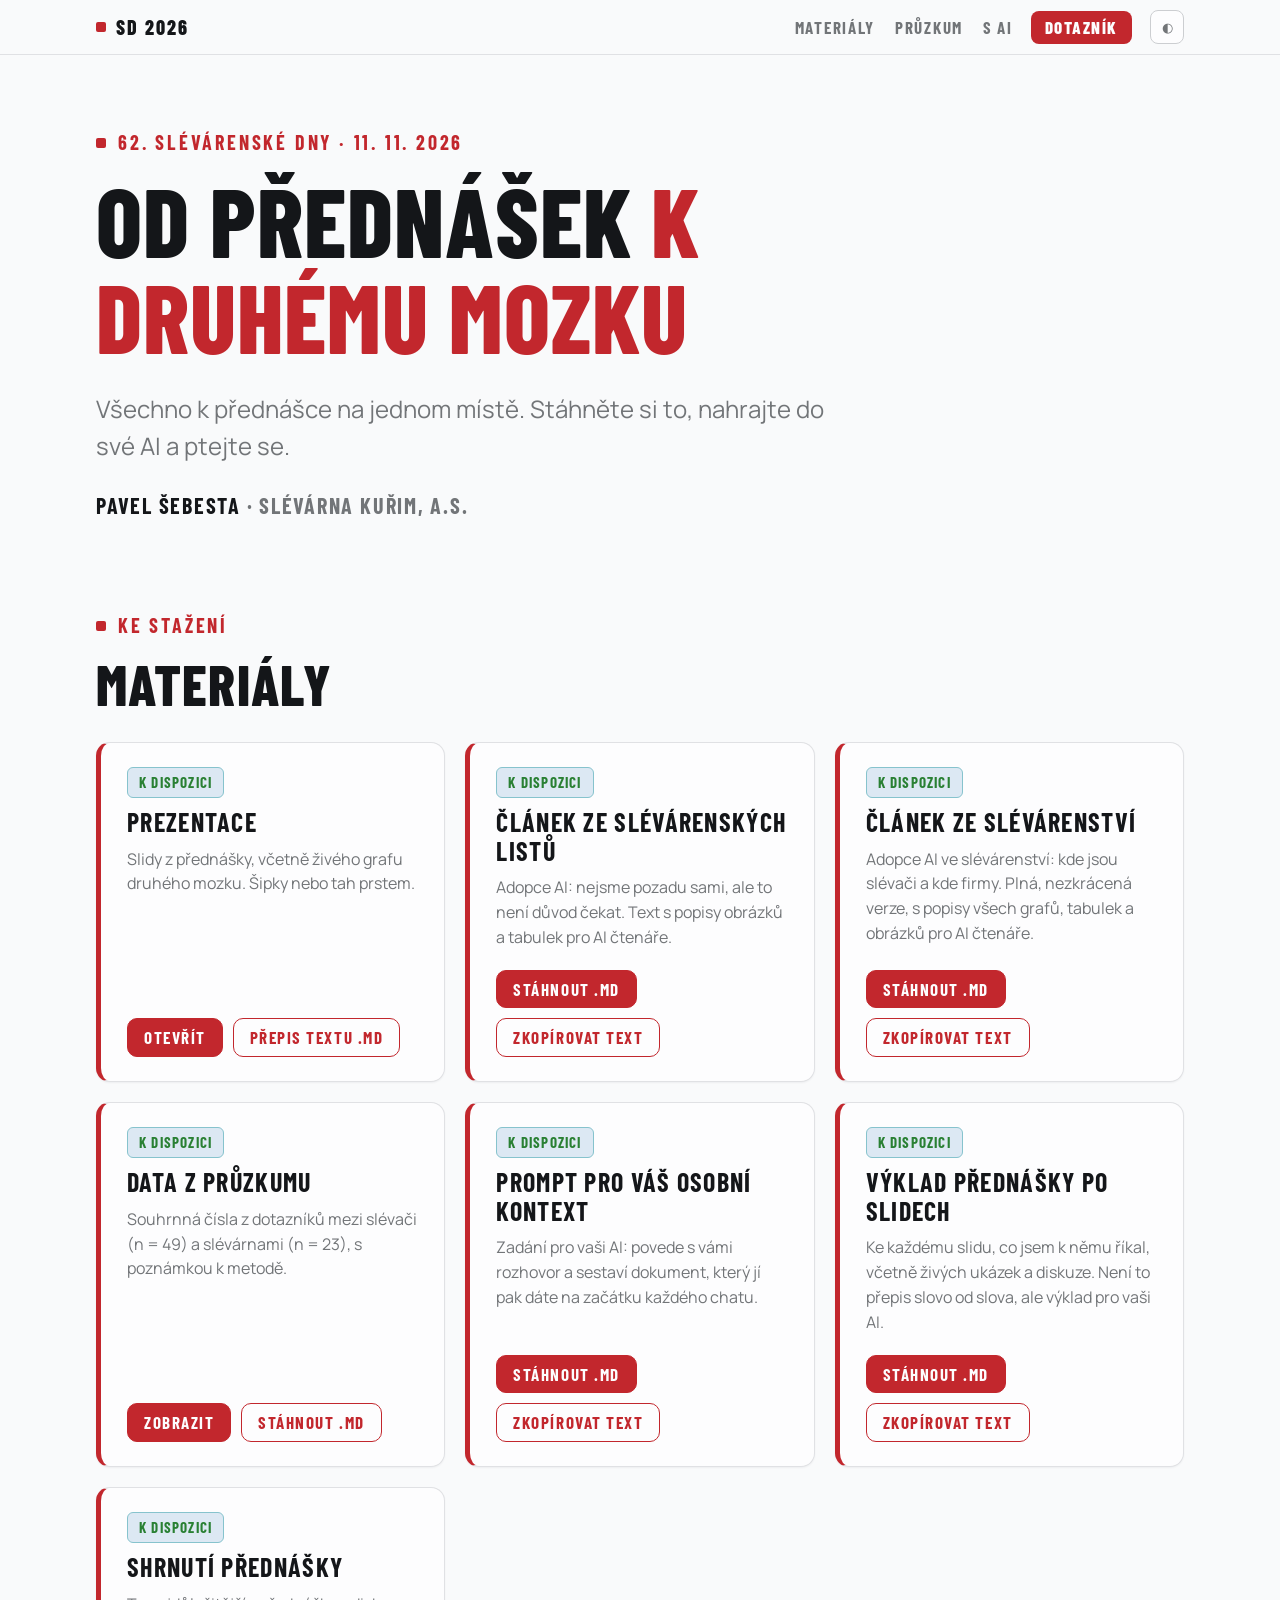
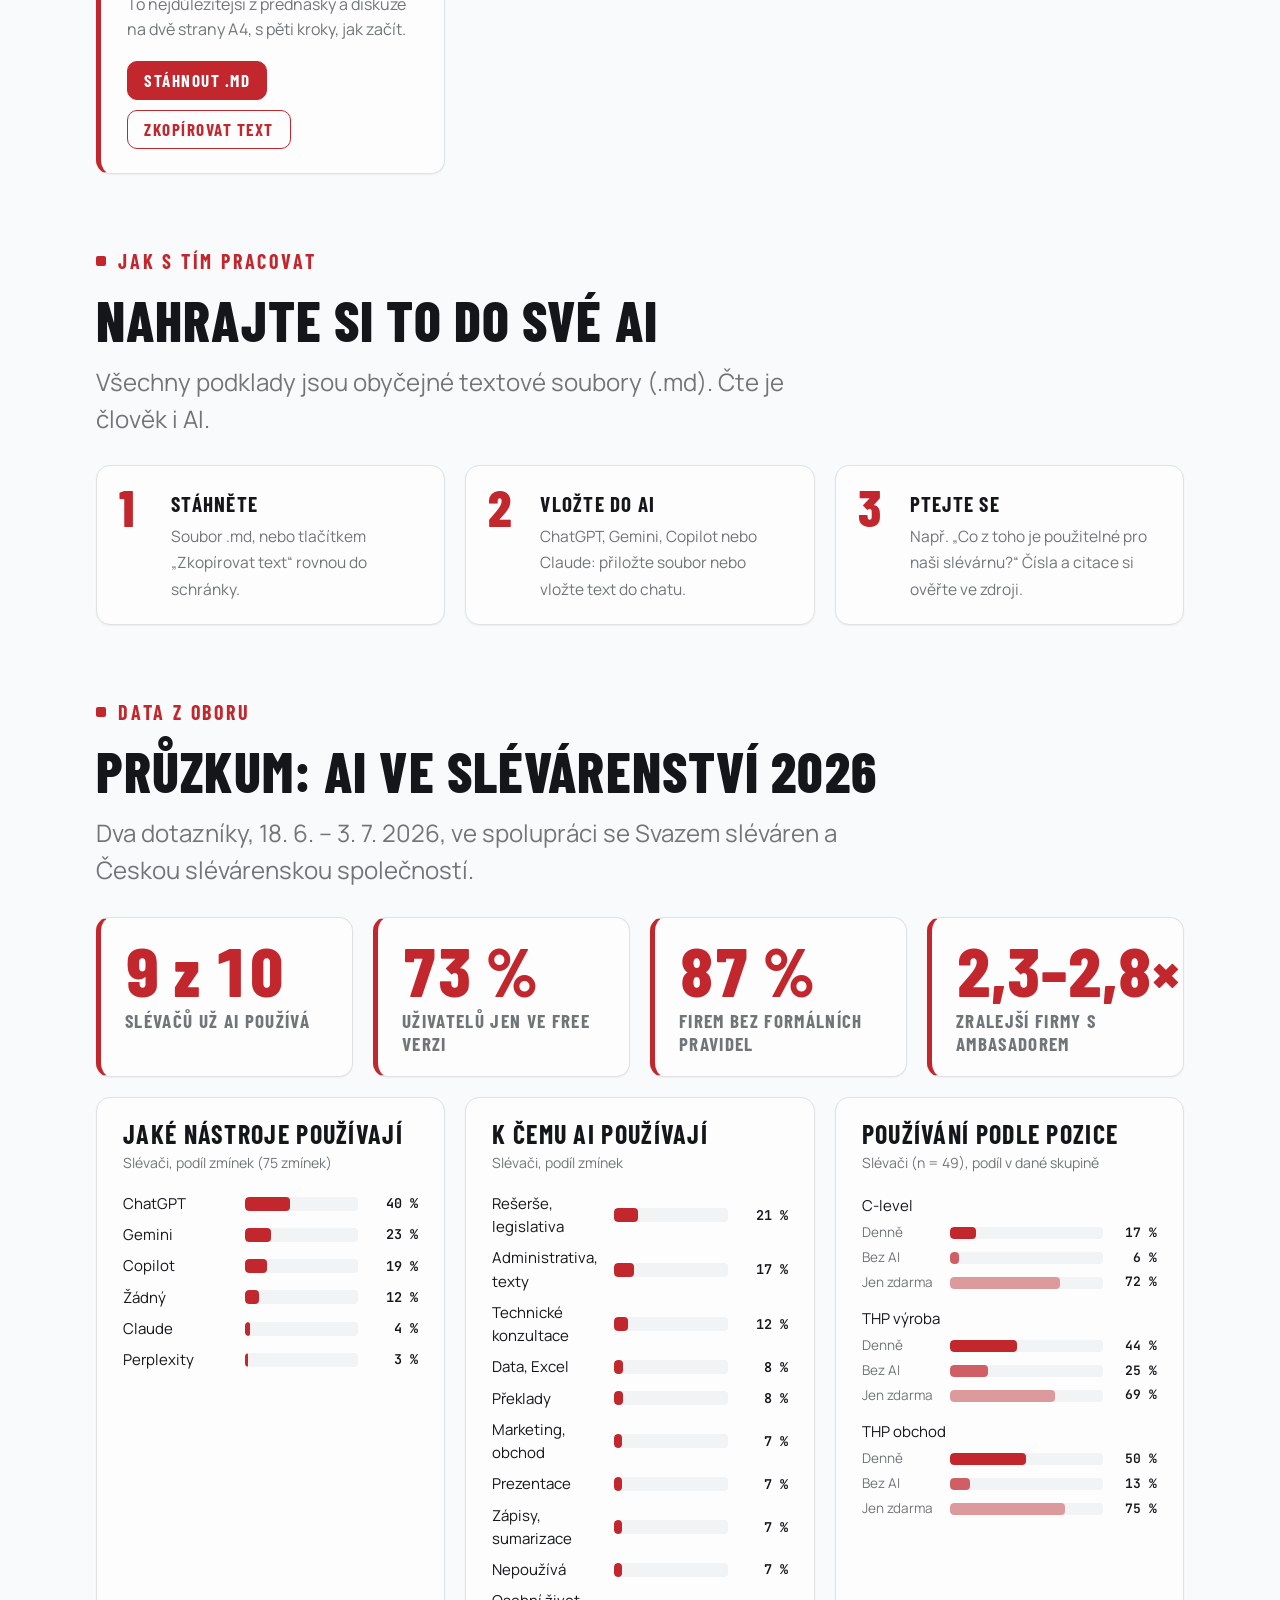
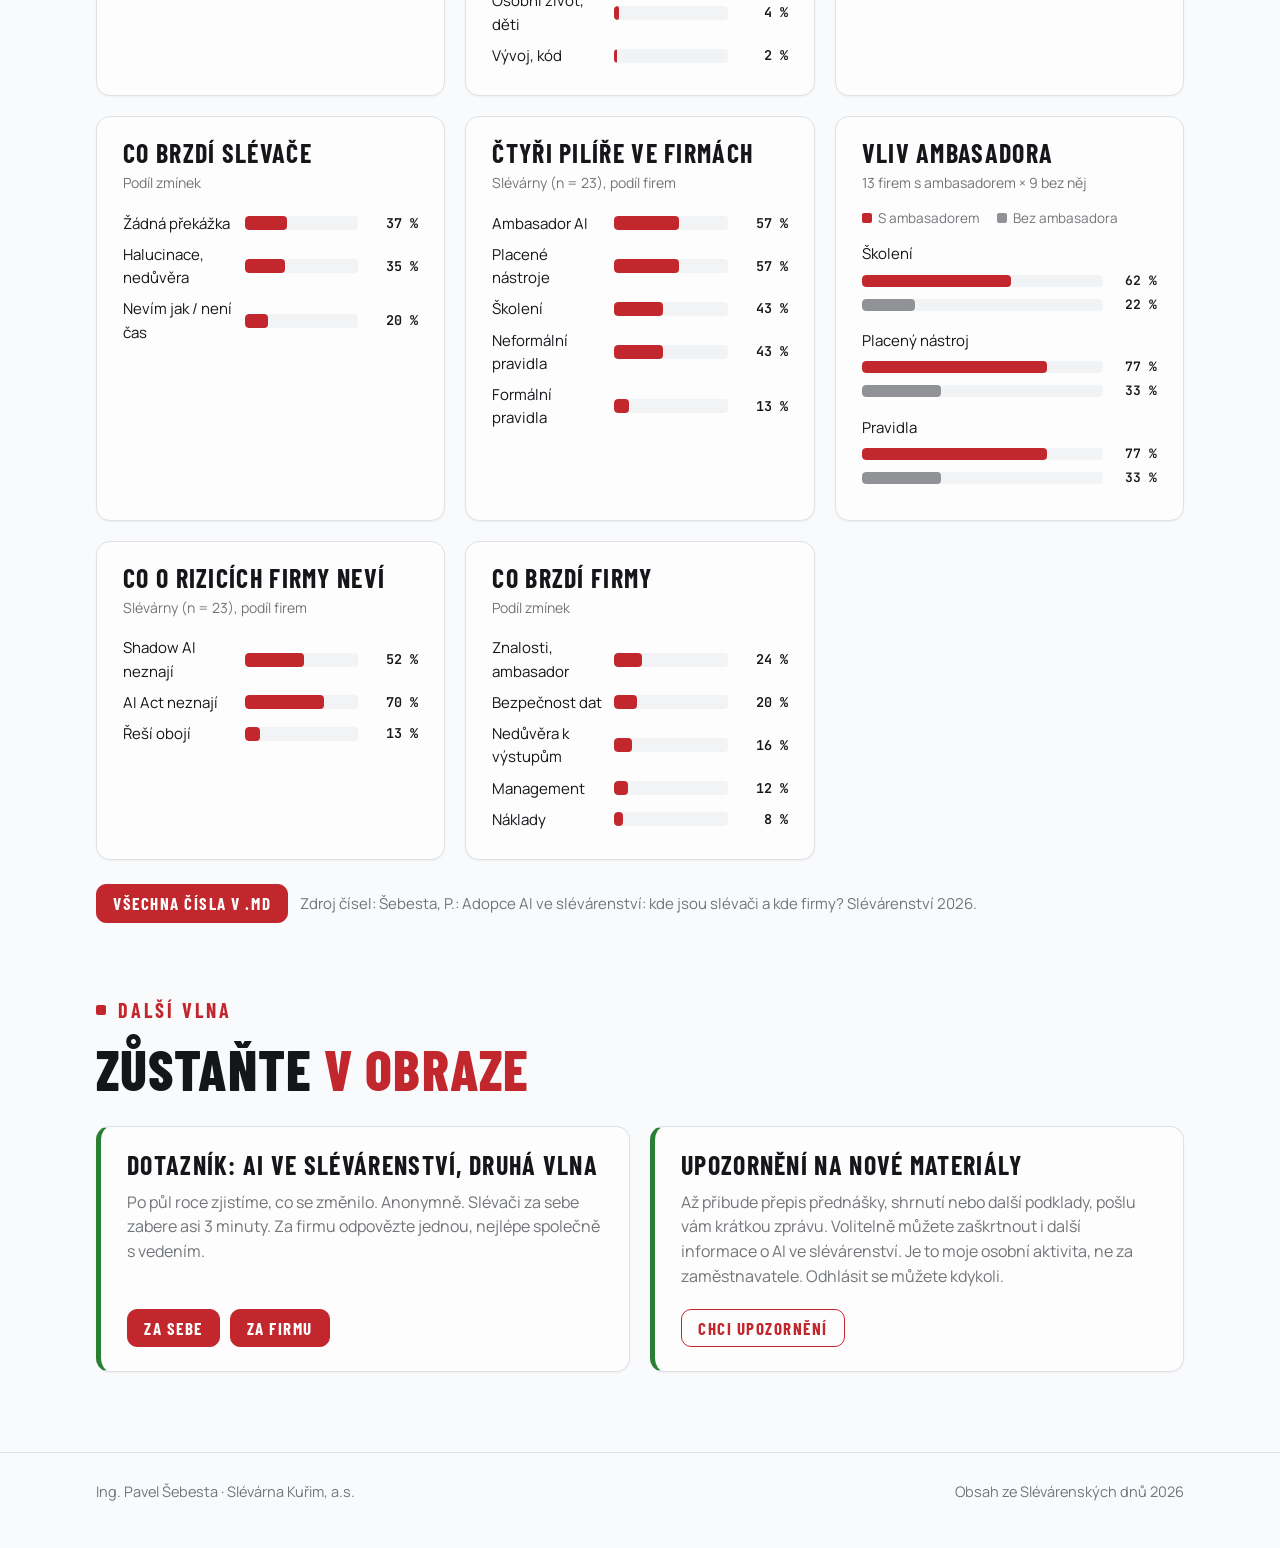
<file: index.html>
<!doctype html>
<html lang="cs">
<head>
<meta charset="utf-8">
<meta name="viewport" content="width=device-width, initial-scale=1">
<title>Slévárenské dny v éře AI – materiály</title>
<meta name="description" content="Podklady k přednášce Od přednášek k druhému mozku (Slévárenské dny 2026): prezentace, články, data z průzkumu, prompt pro vaši AI.">
<link rel="stylesheet" href="fonts/fonts.css">
<style>
/* Design system v3 · Slévárna Kuřim — stejné tokeny jako prezentace */
:root {
  --red: oklch(0.53 0.19 25); --red-h: oklch(0.58 0.20 25); --red-light: oklch(0.96 0.025 25); --red-mid: #f0b0b0;
  --green: oklch(0.53 0.14 145); --amber: oklch(0.58 0.15 70); --amber-light: oklch(0.96 0.035 70); --amber-mid: oklch(0.82 0.09 70);
  --black: oklch(0.20 0.006 260); --gray-700: oklch(0.44 0.007 260); --gray-500: oklch(0.56 0.006 260); --gray-400: oklch(0.66 0.006 260);
  --gray-200: oklch(0.90 0.004 260); --gray-100: oklch(0.965 0.003 260); --gray-50: oklch(0.985 0.002 260); --white: oklch(0.995 0.001 260);
  --border: oklch(0.85 0.005 260); --border-light: oklch(0.91 0.004 260);
  --shadow-sm: 0 1px 2px rgba(20,25,40,.05); --shadow: 0 2px 10px rgba(20,25,40,.07);
  --radius: 14px; --radius-sm: 10px;
  --bg: var(--gray-50); --bg-2: var(--white); --ink: var(--black); --ink-2: var(--gray-500); --line: var(--border-light);
  --accent: var(--red); --steel: var(--gray-700);
  --display: "Barlow Condensed", "Arial Narrow", sans-serif;
  --font: "Manrope", "Segoe UI", system-ui, sans-serif;
  --mono: "JetBrains Mono", Menlo, Consolas, monospace;
  color-scheme: light;
}
:root[data-theme="dark"] {
  --red: oklch(0.68 0.17 25); --red-h: oklch(0.73 0.17 25); --red-light: oklch(0.30 0.06 25); --red-mid: oklch(0.44 0.11 25);
  --green: oklch(0.68 0.13 145); --amber: oklch(0.74 0.13 70); --amber-light: oklch(0.31 0.06 70); --amber-mid: oklch(0.50 0.10 70);
  --black: oklch(0.94 0.003 260); --gray-700: oklch(0.74 0.007 260); --gray-500: oklch(0.62 0.006 260); --gray-400: oklch(0.50 0.006 260);
  --gray-200: oklch(0.40 0.006 260); --gray-100: oklch(0.14 0.006 260); --gray-50: oklch(0.10 0.006 260); --white: oklch(0.26 0.007 260);
  --border: oklch(0.42 0.006 260); --border-light: oklch(0.36 0.006 260);
  --shadow-sm: 0 1px 3px rgba(0,0,0,.5); --shadow: 0 4px 16px rgba(0,0,0,.55);
  color-scheme: dark;
}
* { box-sizing: border-box; margin: 0; padding: 0; }
html { scroll-behavior: smooth; }
body { background: var(--bg); color: var(--ink); font-family: var(--font); font-size: 17px; line-height: 1.55; transition: background-color .25s, color .25s; }
a { color: inherit; }
.wrap { max-width: 1120px; margin: 0 auto; padding: 0 16px; }

/* horní lišta */
.top { position: sticky; top: 0; z-index: 10; background: color-mix(in oklch, var(--bg) 88%, transparent); backdrop-filter: blur(8px); border-bottom: 1px solid var(--line); }
.top .wrap { display: flex; align-items: center; gap: 18px; height: 54px; }
.brand { font-family: var(--display); font-weight: 800; font-size: 20px; letter-spacing: .1em; text-transform: uppercase; text-decoration: none; display: flex; align-items: center; gap: 10px; }
.brand::before { content: ""; width: 10px; height: 10px; border-radius: 2px; background: var(--accent); }
.top nav { margin-left: auto; display: flex; gap: 20px; font-family: var(--display); font-weight: 700; font-size: 17px; letter-spacing: .1em; text-transform: uppercase; }
.top nav a { text-decoration: none; color: var(--ink-2); }
.top nav a:hover { color: var(--accent); }
.tbtn { font-family: var(--mono); font-size: 13px; width: 34px; height: 34px; border-radius: 8px; border: 1px solid var(--border); background: var(--bg-2); color: var(--ink-2); cursor: pointer; }
.tbtn:hover { color: var(--accent); border-color: var(--accent); }
@media (max-width: 640px) { .top nav a:not(:first-child) { display: none; } }

/* typografie jako v prezentaci */
.kicker { font-family: var(--display); font-size: 20px; font-weight: 700; letter-spacing: .14em; text-transform: uppercase; color: var(--accent); margin-bottom: 14px; display: flex; align-items: center; gap: 12px; }
.kicker::before { content: ""; width: 10px; height: 10px; border-radius: 2px; background: var(--accent); }
h1 { font-family: var(--display); font-size: clamp(46px, 9vw, 96px); line-height: 1; font-weight: 800; letter-spacing: .01em; text-transform: uppercase; text-wrap: balance; }
h2 { font-family: var(--display); font-size: clamp(34px, 5.5vw, 56px); line-height: 1.04; font-weight: 800; letter-spacing: .02em; text-transform: uppercase; margin-bottom: 14px; text-wrap: balance; }
h3 { font-family: var(--display); font-weight: 700; font-size: 26px; line-height: 1.1; letter-spacing: .05em; text-transform: uppercase; }
.acc { color: var(--accent); }
.lead { font-size: clamp(18px, 2.4vw, 24px); color: var(--ink-2); max-width: 760px; }
.mono { font-family: var(--mono); font-size: 14px; font-weight: 600; }
.muted { color: var(--ink-2); }

section { padding: 64px 0 8px; }
.hero { padding: 72px 0 24px; }
.hero .lead { margin-top: 26px; }
.who { margin-top: 24px; font-family: var(--display); font-size: 22px; font-weight: 700; letter-spacing: .08em; text-transform: uppercase; }
.who span { color: var(--ink-2); }

/* karty materiálů: levý okraj = stav */
.cards { display: grid; grid-template-columns: repeat(auto-fill, minmax(300px, 1fr)); gap: 20px; margin-top: 28px; }
.card { background: var(--bg-2); border: 1px solid var(--line); border-left: 5px solid var(--accent); border-radius: var(--radius); padding: 24px 26px; box-shadow: var(--shadow-sm); display: flex; flex-direction: column; gap: 10px; }
.card.soon { border-left-color: var(--amber-mid); }
.card p { color: var(--ink-2); font-size: 16px; }
.card .acts { margin-top: auto; padding-top: 10px; display: flex; flex-wrap: wrap; gap: 10px; }
.badge { align-self: flex-start; font-family: var(--display); font-size: 15px; font-weight: 700; letter-spacing: .08em; text-transform: uppercase; padding: 3px 11px; border-radius: 6px; background: var(--amber-light); color: var(--amber); border: 1px solid var(--amber-mid); }
.badge.ok { background: color-mix(in oklch, var(--green) 13%, var(--bg)); color: var(--green); border-color: color-mix(in oklch, var(--green) 45%, var(--bg)); }
.btn { font-family: var(--display); font-weight: 700; font-size: 17px; letter-spacing: .09em; text-transform: uppercase; text-decoration: none; padding: 9px 16px; border-radius: var(--radius-sm); border: 1.5px solid var(--accent); background: var(--accent); color: var(--white); cursor: pointer; line-height: 1.1; }
:root[data-theme="dark"] .btn { color: oklch(0.15 0.01 260); }
.btn:hover { background: var(--red-h); border-color: var(--red-h); }
.btn.ghost { background: transparent; color: var(--accent); }
:root[data-theme="dark"] .btn.ghost { color: var(--accent); }
.btn.ghost:hover { background: var(--red-light); }
.btn[aria-disabled="true"] { opacity: .45; pointer-events: none; }

/* jak to použít */
.how { margin-top: 28px; display: grid; grid-template-columns: repeat(auto-fit, minmax(240px, 1fr)); gap: 20px; counter-reset: s; }
.how div { position: relative; padding: 22px 24px 22px 74px; background: var(--bg-2); border: 1px solid var(--line); border-radius: var(--radius); box-shadow: var(--shadow-sm); counter-increment: s; }
.how div::before { content: counter(s); position: absolute; left: 22px; top: 14px; font-family: var(--display); font-size: 52px; font-weight: 800; color: var(--accent); line-height: 1; }
.how b { font-family: var(--display); font-size: 21px; letter-spacing: .06em; text-transform: uppercase; display: block; margin-bottom: 2px; }
.how span { color: var(--ink-2); font-size: 15.5px; }

/* čísla = KPI karty */
.stats { display: grid; grid-template-columns: repeat(auto-fit, minmax(210px, 1fr)); gap: 20px; margin-top: 28px; }
.stat { background: var(--bg-2); border: 1px solid var(--line); border-left: 5px solid var(--accent); border-radius: var(--radius); padding: 20px 24px; box-shadow: var(--shadow-sm); }
.stat .n { white-space: nowrap; font-family: var(--display); font-size: clamp(48px, 6.2vw, 68px); font-weight: 800; line-height: .95; color: var(--accent); font-variant-numeric: tabular-nums; }
.stat .l { font-family: var(--display); font-size: 19px; font-weight: 700; letter-spacing: .07em; text-transform: uppercase; color: var(--ink-2); margin-top: 8px; line-height: 1.2; }

.method { margin-top: 24px; padding: 18px 22px; border-radius: var(--radius); background: var(--amber-light); border: 1px solid var(--amber-mid); border-left: 5px solid var(--amber); font-size: 15.5px; }
.method b { font-family: var(--display); letter-spacing: .08em; text-transform: uppercase; font-size: 17px; }

.panels { display: grid; grid-template-columns: repeat(auto-fit, minmax(340px, 1fr)); gap: 20px; margin-top: 20px; }
.panel { background: var(--bg-2); border: 1px solid var(--line); border-radius: var(--radius); padding: 22px 26px 24px; box-shadow: var(--shadow-sm); }
.panel h3 { margin-bottom: 4px; }
.panel .sub { font-size: 14px; color: var(--ink-2); margin-bottom: 14px; }
.bar { display: grid; grid-template-columns: minmax(110px, 1.1fr) 2fr 48px; gap: 12px; align-items: center; padding: 4px 0; font-size: 15px; }
.bar .track { height: 14px; background: var(--gray-100); border-radius: 4px; overflow: hidden; }
.bar .fill { height: 100%; width: 0; background: var(--accent); border-radius: 4px; transition: width .9s cubic-bezier(.2,.7,.2,1); }
.bar .fill.alt { background: var(--gray-400); }
.bar .fill.amb { background: var(--amber); }
.bar .v { font-family: var(--mono); font-size: 13.5px; font-weight: 600; text-align: right; }
.legend { display: flex; gap: 18px; font-size: 13.5px; color: var(--ink-2); margin-bottom: 8px; }
.legend i { display: inline-block; width: 10px; height: 10px; border-radius: 2px; margin-right: 6px; }
.pair { padding: 6px 0; font-size: 15px; }
.pair > span { display: block; margin-bottom: 3px; }
.pair .tr { display: grid; grid-template-columns: 1fr 44px; gap: 10px; align-items: center; padding: 2px 0; }
.pair .tr.l { grid-template-columns: 78px 1fr 44px; }
.pair .rl { font-size: 13.5px; color: var(--ink-2); }
.pair .track { height: 12px; background: var(--gray-100); border-radius: 4px; overflow: hidden; }
.pair .fill { height: 100%; width: 0; border-radius: 4px; background: var(--accent); transition: width .9s cubic-bezier(.2,.7,.2,1); }
.pair .fill.alt { background: var(--gray-400); }
.pair .v { font-family: var(--mono); font-size: 13px; font-weight: 600; text-align: right; }
.dl { margin-top: 24px; display: flex; gap: 12px; flex-wrap: wrap; align-items: center; }

footer { margin-top: 72px; padding: 28px 0 44px; border-top: 1px solid var(--line); color: var(--ink-2); font-size: 14.5px; }
footer .wrap { display: flex; gap: 12px 28px; flex-wrap: wrap; justify-content: space-between; }
.toast { position: fixed; left: 50%; bottom: 24px; transform: translate(-50%, 20px); background: var(--chrome, #14161a); color: #fff; font-size: 15px; padding: 10px 18px; border-radius: 10px; opacity: 0; pointer-events: none; transition: .25s; z-index: 20; }
.toast.on { opacity: 1; transform: translate(-50%, 0); }
a:focus-visible, button:focus-visible { outline: 3px solid var(--accent); outline-offset: 2px; }
/* tlačítko Dotazník v liště: pomalý záblesk každých 7 s */
.survey { position: relative; overflow: hidden; font-family: var(--display); font-weight: 800; font-size: 17px; letter-spacing: .09em; text-transform: uppercase; text-decoration: none; white-space: nowrap; padding: 8px 14px; border-radius: 8px; background: var(--accent); color: var(--white); line-height: 1; }
:root[data-theme="dark"] .survey { color: oklch(0.15 0.01 260); }
.survey:hover { background: var(--red-h); }
.survey::after { content: ""; position: absolute; top: 0; bottom: 0; left: -60%; width: 40%; background: linear-gradient(100deg, transparent, rgba(255,255,255,.65), transparent); transform: skewX(-20deg); animation: shine 7s ease-in-out 2s infinite; }
@keyframes shine { 0%, 80% { left: -60%; } 100% { left: 130%; } }
@media (prefers-reduced-motion: reduce) { .survey::after { animation: none; } }
.join { display: grid; grid-template-columns: repeat(auto-fit, minmax(300px, 1fr)); gap: 20px; margin-top: 28px; }
.join .card { border-left-color: var(--green); }
@media (prefers-reduced-motion: reduce) { * { transition: none !important; scroll-behavior: auto !important; } }
</style>
</head>
<body>
<header class="top"><div class="wrap">
  <a class="brand" href="#">SD 2026</a>
  <nav><a href="#materialy">Materiály</a><a href="#pruzkum">Průzkum</a><a href="#ai">S AI</a></nav>
  <a class="survey" href="#zustante">Dotazník</a>
  <button class="tbtn" id="theme" title="Světlý / tmavý režim" aria-label="Přepnout světlý a tmavý režim">◐</button>
</div></header>

<main class="wrap">
  <section class="hero">
    <div class="kicker">62. Slévárenské dny · 11. 11. 2026</div>
    <h1>Od přednášek <span class="acc">k druhému mozku</span></h1>
    <p class="lead">Všechno k přednášce na jednom místě. Stáhněte si to, nahrajte do své AI a ptejte se.</p>
    <p class="who">Pavel Šebesta <span>· Slévárna Kuřim, a.s.</span></p>
  </section>

  <section id="materialy">
    <div class="kicker">Ke stažení</div>
    <h2>Materiály</h2>
    <div class="cards">
      <article class="card">
        <span class="badge ok">K dispozici</span>
        <h3>Prezentace</h3>
        <p>Slidy z přednášky, včetně živého grafu druhého mozku. Šipky nebo tah prstem.</p>
        <div class="acts">
          <a class="btn" href="prezentace/">Otevřít</a>
          <a class="btn ghost" href="podklady/prezentace-prepis.md" download>Přepis textu .md</a>
        </div>
      </article>
      <article class="card">
        <span class="badge ok">K dispozici</span>
        <h3>Článek ze Slévárenských listů</h3>
        <p>Adopce AI: nejsme pozadu sami, ale to není důvod čekat. Text s popisy obrázků a tabulek pro AI čtenáře.</p>
        <div class="acts">
          <a class="btn" href="podklady/clanek-slevarenske-listy-2026.md" download>Stáhnout .md</a>
          <button class="btn ghost" data-copy="podklady/clanek-slevarenske-listy-2026.md">Zkopírovat text</button>
        </div>
      </article>
      <article class="card">
        <span class="badge ok">K dispozici</span>
        <h3>Článek ze Slévárenství</h3>
        <p>Adopce AI ve slévárenství: kde jsou slévači a kde firmy. Plná, nezkrácená verze, s popisy všech grafů, tabulek a obrázků pro AI čtenáře.</p>
        <div class="acts">
          <a class="btn" href="podklady/clanek-slevarenstvi-2026.md" download>Stáhnout .md</a>
          <button class="btn ghost" data-copy="podklady/clanek-slevarenstvi-2026.md">Zkopírovat text</button>
        </div>
      </article>
      <article class="card">
        <span class="badge ok">K dispozici</span>
        <h3>Data z průzkumu</h3>
        <p>Souhrnná čísla z dotazníků mezi slévači (n = 49) a slévárnami (n = 23), s poznámkou k metodě.</p>
        <div class="acts">
          <a class="btn" href="#pruzkum">Zobrazit</a>
          <a class="btn ghost" href="podklady/pruzkum-slevarenstvi-2026.md" download>Stáhnout .md</a>
        </div>
      </article>
      <article class="card">
        <span class="badge ok">K dispozici</span>
        <h3>Prompt pro váš osobní kontext</h3>
        <p>Zadání pro vaši AI: povede s vámi rozhovor a sestaví dokument, který jí pak dáte na začátku každého chatu.</p>
        <div class="acts">
          <a class="btn" href="podklady/prompt-osobni-ai-kontext.md" download>Stáhnout .md</a>
          <button class="btn ghost" data-copy="podklady/prompt-osobni-ai-kontext.md">Zkopírovat text</button>
        </div>
      </article>
      <article class="card">
        <span class="badge ok">K dispozici</span>
        <h3>Výklad přednášky po slidech</h3>
        <p>Ke každému slidu, co jsem k němu říkal, včetně živých ukázek a diskuze. Není to přepis slovo od slova, ale výklad pro vaši AI.</p>
        <div class="acts">
          <a class="btn" href="podklady/prednaska-komentar-po-slidech.md" download>Stáhnout .md</a>
          <button class="btn ghost" data-copy="podklady/prednaska-komentar-po-slidech.md">Zkopírovat text</button>
        </div>
      </article>
      <article class="card">
        <span class="badge ok">K dispozici</span>
        <h3>Shrnutí přednášky</h3>
        <p>To nejdůležitější z přednášky a diskuze na dvě strany A4, s pěti kroky, jak začít.</p>
        <div class="acts">
          <a class="btn" href="podklady/prednaska-shrnuti.md" download>Stáhnout .md</a>
          <button class="btn ghost" data-copy="podklady/prednaska-shrnuti.md">Zkopírovat text</button>
        </div>
      </article>
    </div>
  </section>

  <section id="ai">
    <div class="kicker">Jak s tím pracovat</div>
    <h2>Nahrajte si to do své AI</h2>
    <p class="lead">Všechny podklady jsou obyčejné textové soubory (.md). Čte je člověk i AI.</p>
    <div class="how">
      <div><b>Stáhněte</b><span>Soubor .md, nebo tlačítkem „Zkopírovat text“ rovnou do schránky.</span></div>
      <div><b>Vložte do AI</b><span>ChatGPT, Gemini, Copilot nebo Claude: přiložte soubor nebo vložte text do chatu.</span></div>
      <div><b>Ptejte se</b><span>Např. „Co z toho je použitelné pro naši slévárnu?“ Čísla a citace si ověřte ve zdroji.</span></div>
    </div>
  </section>

  <section id="pruzkum">
    <div class="kicker">Data z oboru</div>
    <h2>Průzkum: AI ve slévárenství 2026</h2>
    <p class="lead">Dva dotazníky, 18. 6. – 3. 7. 2026, ve spolupráci se Svazem sléváren a Českou slévárenskou společností.</p>
    <div class="stats">
      <div class="stat"><div class="n">9 z 10</div><div class="l">slévačů už AI používá</div></div>
      <div class="stat"><div class="n">73 %</div><div class="l">uživatelů jen ve free verzi</div></div>
      <div class="stat"><div class="n">87 %</div><div class="l">firem bez formálních pravidel</div></div>
      <div class="stat"><div class="n">2,3–2,8×</div><div class="l">zralejší firmy s ambasadorem</div></div>
    </div>

    <div class="panels" id="panels"></div>
    <div class="dl">
      <a class="btn" href="podklady/pruzkum-slevarenstvi-2026.md" download>Všechna čísla v .md</a>
      <span class="muted" style="font-size:15px">Zdroj čísel: Šebesta, P.: Adopce AI ve slévárenství: kde jsou slévači a kde firmy? Slévárenství 2026.</span>
    </div>
  </section>

  <section id="zustante">
    <div class="kicker">Další vlna</div>
    <h2>Zůstaňte <span class="acc">v obraze</span></h2>
    <div class="join">
      <article class="card">
        <h3>Dotazník: AI ve slévárenství, druhá vlna</h3>
        <p>Po půl roce zjistíme, co se změnilo. Anonymně. Slévači za sebe zabere asi 3 minuty. Za firmu odpovězte jednou, nejlépe společně s vedením.</p>
        <div class="acts"><a class="btn" href="https://tally.so/r/6De9XO" target="_blank" rel="noopener">Za sebe</a><a class="btn" href="https://tally.so/r/BEKgPA" target="_blank" rel="noopener">Za firmu</a></div>
      </article>
      <article class="card">
        <h3>Upozornění na nové materiály</h3>
        <p>Až přibude přepis přednášky, shrnutí nebo další podklady, pošlu vám krátkou zprávu. Volitelně můžete zaškrtnout i další informace o AI ve slévárenství. Je to moje osobní aktivita, ne za zaměstnavatele. Odhlásit se můžete kdykoli.</p>
        <div class="acts"><a class="btn ghost" href="https://tally.so/r/vXrbr4" target="_blank" rel="noopener">Chci upozornění</a></div>
      </article>
    </div>
  </section>
</main>

<footer><div class="wrap">
  <span>Ing. Pavel Šebesta · Slévárna Kuřim, a.s.</span>
  <span>Obsah ze Slévárenských dnů 2026</span>
</div></footer>
<div class="toast" id="toast" role="status"></div>

<script>
/* data = čísla z článku Slévárenství 2026, stejná jako podklady/pruzkum-slevarenstvi-2026.md */
const P = [
  { t: 'Jaké nástroje používají', s: 'Slévači, podíl zmínek (75 zmínek)', bars: [['ChatGPT',40],['Gemini',23],['Copilot',19],['Žádný',12],['Claude',4],['Perplexity',3]] },
  { t: 'K čemu AI používají', s: 'Slévači, podíl zmínek', bars: [['Rešerše, legislativa',21],['Administrativa, texty',17],['Technické konzultace',12],['Data, Excel',8],['Překlady',8],['Marketing, obchod',7],['Prezentace',7],['Zápisy, sumarizace',7],['Nepoužívá',7],['Osobní život, děti',4],['Vývoj, kód',2]] },
  { t: 'Používání podle pozice', s: 'Slévači (n = 49), podíl v dané skupině', pairs: [['C-level',[['Denně',17],['Bez AI',6],['Jen zdarma',72]]],['THP výroba',[['Denně',44],['Bez AI',25],['Jen zdarma',69]]],['THP obchod',[['Denně',50],['Bez AI',13],['Jen zdarma',75]]]] },
  { t: 'Co brzdí slévače', s: 'Podíl zmínek', bars: [['Žádná překážka',37],['Halucinace, nedůvěra',35],['Nevím jak / není čas',20]] },
  { t: 'Čtyři pilíře ve firmách', s: 'Slévárny (n = 23), podíl firem', bars: [['Ambasador AI',57],['Placené nástroje',57],['Školení',43],['Neformální pravidla',43],['Formální pravidla',13]] },
  { t: 'Vliv ambasadora', s: '13 firem s ambasadorem × 9 bez něj', legend: true, pairs: [['Školení',[['S ambasadorem',62],['Bez ambasadora',22]]],['Placený nástroj',[['S ambasadorem',77],['Bez ambasadora',33]]],['Pravidla',[['S ambasadorem',77],['Bez ambasadora',33]]]] },
  { t: 'Co o rizicích firmy neví', s: 'Slévárny (n = 23), podíl firem', bars: [['Shadow AI neznají',52],['AI Act neznají',70],['Řeší obojí',13]] },
  { t: 'Co brzdí firmy', s: 'Podíl zmínek', bars: [['Znalosti, ambasador',24],['Bezpečnost dat',20],['Nedůvěra k výstupům',16],['Management',12],['Náklady',8]] }
];
const el = document.getElementById('panels');
el.innerHTML = P.map(p => {
  let body = '';
  if (p.bars) body = p.bars.map(([l, v], i) => `<div class="bar"><span>${l}</span><div class="track"><div class="fill" data-w="${v}"></div></div><span class="v">${v} %</span></div>`).join('');
  if (p.pairs) body = (p.legend ? '<div class="legend"><span><i style="background:var(--accent)"></i>S ambasadorem</span><span><i style="background:var(--gray-400)"></i>Bez ambasadora</span></div>' : '') +
    p.pairs.map(([l, rows]) => `<div class="pair"><span>${l}</span>` + rows.map(([n, v], i) => `<div class="tr${p.legend ? "" : " l"}" title="${n}">${p.legend ? "" : `<span class="rl">${n}</span>`}<div class="track"><div class="fill${p.legend ? (i ? ' alt' : '') : ''}" style="${!p.legend ? 'opacity:' + (1 - i * .28) : ''}" data-w="${v}"></div></div><span class="v">${v} %</span></div>`).join('') + '</div>').join('');
  
  return `<div class="panel"><h3>${p.t}</h3><div class="sub">${p.s}</div>${body}</div>`;
}).join('');
const io = new IntersectionObserver(es => es.forEach(e => { if (e.isIntersecting) { e.target.querySelectorAll('[data-w]').forEach(f => f.style.width = f.dataset.w + '%'); io.unobserve(e.target); } }), { threshold: .15 });
el.querySelectorAll('.panel').forEach(p => io.observe(p));
if (!('IntersectionObserver' in window)) el.querySelectorAll('[data-w]').forEach(f => f.style.width = f.dataset.w + '%');

/* kopírování textu do schránky */
const toast = document.getElementById('toast');
function say(m) { toast.textContent = m; toast.classList.add('on'); setTimeout(() => toast.classList.remove('on'), 2200); }
document.querySelectorAll('[data-copy]').forEach(b => b.addEventListener('click', async () => {
  try { const t = await (await fetch(b.dataset.copy)).text(); await navigator.clipboard.writeText(t); say('Text zkopírován. Vložte ho do své AI.'); }
  catch (e) { say('Kopírování nejde, použijte „Stáhnout“.'); }
}));

/* světlý / tmavý režim */
const root = document.documentElement;
try { const s = localStorage.getItem('sd-theme'); if (s) root.dataset.theme = s; } catch (e) {}
document.getElementById('theme').addEventListener('click', () => {
  const next = root.dataset.theme === 'dark' ? 'light' : 'dark';
  root.dataset.theme = next; try { localStorage.setItem('sd-theme', next); } catch (e) {}
});
</script>
</body>
</html>
</file>
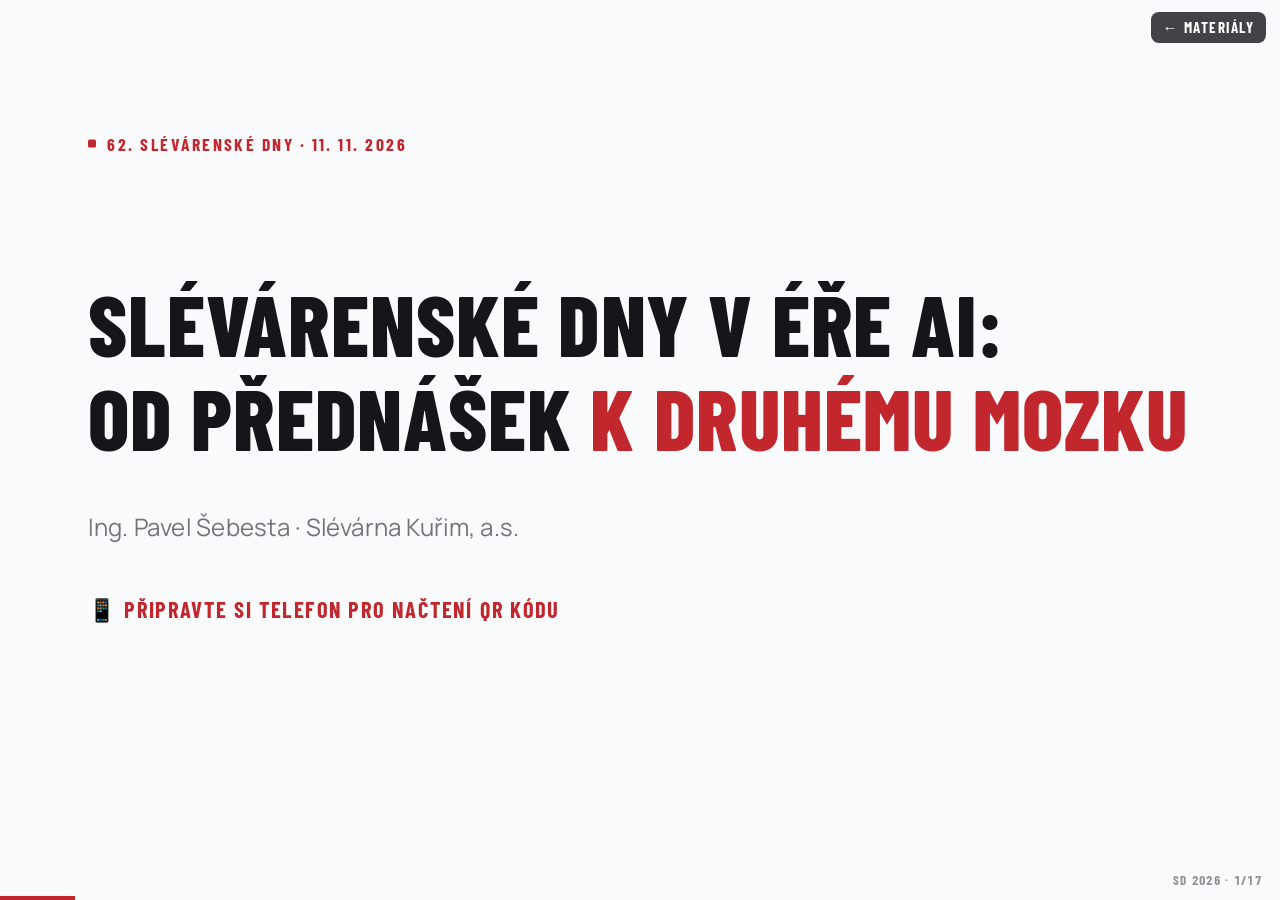
<file: prezentace/index.html>
<!doctype html>
<html lang="cs">
<head>
<meta charset="utf-8">
<meta name="viewport" content="width=device-width, initial-scale=1">
<title>Slévárenské dny 2026 – prezentace</title>
<!--
  Prezentace: Od přednášek k druhému mozku (v2). Offline, bez závislostí.
  Ovládání: ←/→ mezera = posun · N = poznámky řečníka · T = světlý/tmavý · F = celá obrazovka · G = přehled slidů
  Design: design system v3 interních aplikací Slévárny Kuřim (SLK-USECASES/01-design.md), fonty lokálně ve fonts/.
-->
<link rel="stylesheet" href="../fonts/fonts.css">
<style>
/* Design system v3 · interní aplikace Slévárna Kuřim (4_Brain/Moje projekty/SLK-USECASES/01-design.md)
   Průmyslový, hutný, čitelný. Málo barev, každá má význam; stav = levý okraj. Výchozí světlý, tmavý ručně laděný (T). */
:root {
  /* paleta SLK v3 */
  --red: oklch(0.53 0.19 25); --red-h: oklch(0.58 0.20 25); --red-light: oklch(0.96 0.025 25); --red-mid: #f0b0b0;
  --green: oklch(0.53 0.14 145); --amber: oklch(0.58 0.15 70); --amber-light: oklch(0.96 0.035 70); --amber-mid: oklch(0.82 0.09 70);
  --black: oklch(0.20 0.006 260); --gray-700: oklch(0.44 0.007 260); --gray-500: oklch(0.56 0.006 260); --gray-400: oklch(0.66 0.006 260);
  --gray-200: oklch(0.90 0.004 260); --gray-100: oklch(0.965 0.003 260); --gray-50: oklch(0.985 0.002 260); --white: oklch(0.995 0.001 260);
  --border: oklch(0.85 0.005 260); --border-light: oklch(0.91 0.004 260);
  --chrome: #14161a;
  --shadow-sm: 0 1px 2px rgba(20,25,40,.05); --shadow: 0 2px 10px rgba(20,25,40,.07);
  --radius: 14px; --radius-sm: 10px;
  /* role v prezentaci (graf mozku je čte taky) */
  --bg: var(--gray-50); --bg-2: var(--white); --ink: var(--black); --ink-2: var(--gray-500); --line: var(--border-light);
  --accent: var(--red); --accent-2: var(--amber); --steel: var(--gray-700); --good: var(--green);
  --brain: var(--red);
  --display: "Barlow Condensed", "Arial Narrow", sans-serif;
  --font: "Manrope", "Segoe UI", system-ui, sans-serif;
  --mono: "JetBrains Mono", Menlo, Consolas, monospace;
}
:root[data-theme="dark"] {
  --red: oklch(0.68 0.17 25); --red-h: oklch(0.73 0.17 25); --red-light: oklch(0.30 0.06 25); --red-mid: oklch(0.44 0.11 25);
  --green: oklch(0.68 0.13 145); --amber: oklch(0.74 0.13 70); --amber-light: oklch(0.31 0.06 70); --amber-mid: oklch(0.50 0.10 70);
  --black: oklch(0.94 0.003 260); --gray-700: oklch(0.74 0.007 260); --gray-500: oklch(0.62 0.006 260); --gray-400: oklch(0.50 0.006 260);
  --gray-200: oklch(0.40 0.006 260); --gray-100: oklch(0.14 0.006 260); --gray-50: oklch(0.10 0.006 260); --white: oklch(0.26 0.007 260);
  --border: oklch(0.42 0.006 260); --border-light: oklch(0.36 0.006 260);
  --shadow-sm: 0 1px 3px rgba(0,0,0,.5); --shadow: 0 4px 16px rgba(0,0,0,.55);
  --brain: oklch(0.68 0.17 25);
}
* { box-sizing: border-box; margin: 0; padding: 0; }
html, body { height: 100%; background: var(--bg); color: var(--ink); font-family: var(--font); overflow: hidden;
  transition: background-color .25s ease, color .25s ease; }

/* 16:9 plátno 1600×900, škálované na okno */
#deck { position: absolute; width: 1600px; height: 900px; left: 50%; top: 50%; transform-origin: center; }
.slide { position: absolute; inset: 0; padding: 90px 110px; display: flex; flex-direction: column; justify-content: center;
  opacity: 0; pointer-events: none; transition: opacity .35s ease; }
.slide.active { opacity: 1; pointer-events: auto; }
.slide > aside.notes { display: none; }

/* typografie: Barlow Condensed verzálkami na nadpisy a labely, Manrope na text */
.kicker { font-family: var(--display); font-size: 22px; font-weight: 700; letter-spacing: .14em; text-transform: uppercase;
  color: var(--accent); margin-bottom: 22px; display: flex; align-items: center; gap: 14px; }
.kicker::before { content: ""; width: 10px; height: 10px; border-radius: 2px; background: var(--accent); }
h1 { font-family: var(--display); font-size: 92px; line-height: 1; font-weight: 800; letter-spacing: .01em; text-transform: uppercase; text-wrap: balance; }
h2 { font-family: var(--display); font-size: 60px; line-height: 1.02; font-weight: 800; letter-spacing: .02em; text-transform: uppercase; margin-bottom: 40px; text-wrap: balance; }
h3 { font-family: var(--display); font-weight: 700; letter-spacing: .06em; text-transform: uppercase; }
p.lead { font-size: 30px; line-height: 1.5; color: var(--ink-2); max-width: 1200px; }
.muted { color: var(--ink-2); }
.acc { color: var(--accent); }
.small { font-size: 22px; color: var(--ink-2); }
.src { position: absolute; bottom: 44px; left: 110px; font-size: 16px; color: var(--gray-400); }
.badge { display: inline-block; font-family: var(--display); font-size: 16px; font-weight: 700; letter-spacing: .08em; text-transform: uppercase;
  padding: 4px 12px; border-radius: 6px; background: var(--amber-light); color: var(--amber); border: 1px solid var(--amber-mid); }

/* čísla = KPI karty (levý okraj 5 px) */
.stats { display: grid; grid-template-columns: repeat(4, 1fr); gap: 28px; }
.stat { background: var(--bg-2); border: 1px solid var(--line); border-left: 5px solid var(--accent); border-radius: var(--radius);
  padding: 30px 36px; box-shadow: var(--shadow-sm); }
.stat .n { font-family: var(--display); font-size: 128px; font-weight: 800; line-height: .95; color: var(--accent); font-variant-numeric: tabular-nums; }
.stat .l { font-family: var(--display); font-size: 26px; font-weight: 700; letter-spacing: .08em; text-transform: uppercase; color: var(--ink-2); margin-top: 14px; line-height: 1.25; }

/* karty a toky: stav = levý okraj */
.cards { display: grid; gap: 24px; }
.cards.c3 { grid-template-columns: repeat(3, 1fr); }
.cards.c4 { grid-template-columns: repeat(4, 1fr); }
.cards.c2 { grid-template-columns: repeat(2, 1fr); }
.card { background: var(--bg-2); border: 1px solid var(--line); border-left: 4px solid var(--gray-400); border-radius: var(--radius); padding: 30px; box-shadow: var(--shadow-sm); }
.card h3 { font-size: 34px; margin-bottom: 10px; }
.card p { font-size: 22px; line-height: 1.45; color: var(--ink-2); }
.card .n { font-family: var(--display); font-size: 64px; font-weight: 800; color: var(--accent); line-height: 1; margin-bottom: 12px; }
.card .ico, .step .ico { font-size: 44px; margin-bottom: 14px; display: block; }
.flow { display: flex; align-items: stretch; gap: 0; }
.flow .step { flex: 1; background: var(--bg-2); border: 1px solid var(--line); border-left: 4px solid var(--gray-400); border-radius: var(--radius);
  padding: 28px 22px; box-shadow: var(--shadow-sm); }
.flow .step.hot { border-left-color: var(--accent); }
.flow .step b { display: block; font-family: var(--display); font-size: 30px; font-weight: 700; letter-spacing: .06em; text-transform: uppercase; margin-bottom: 8px; }
.flow .step span { font-size: 19px; color: var(--ink-2); line-height: 1.4; display: block; }
.flow .arrow { width: 52px; display: grid; place-items: center; color: var(--gray-400); font-family: var(--display); font-size: 38px; font-weight: 700; }
.qlist { display: flex; flex-direction: column; gap: 14px; }
.qlist div { display: flex; gap: 18px; align-items: baseline; font-size: 28px; }
.qlist b { font-family: var(--display); font-size: 30px; color: var(--accent); min-width: 24px; }

/* časová osa */
.timeline { position: relative; display: grid; grid-template-columns: repeat(5, 1fr); gap: 24px; margin-top: 20px; }
.timeline::before { content: ""; position: absolute; left: 0; right: 0; top: 34px; height: 2px; background: var(--gray-200); }
.tl { position: relative; padding-top: 70px; }
.tl::before { content: ""; position: absolute; top: 24px; left: 0; width: 22px; height: 22px; border-radius: 50%; background: var(--bg); border: 3px solid var(--gray-700); }
.timeline:not([data-track]) .tl.now::before { border-color: var(--accent); background: var(--accent); animation: pulse-ring 1.8s ease-out infinite; }
@keyframes pulse-ring { 0% { box-shadow: 0 0 0 0 color-mix(in oklch, var(--accent) 45%, transparent); } 100% { box-shadow: 0 0 0 16px transparent; } }
.tl .y { font-family: var(--mono); font-size: 22px; font-weight: 600; color: var(--accent); }
.tl b { display: block; font-family: var(--display); font-size: 32px; font-weight: 700; letter-spacing: .05em; text-transform: uppercase; margin: 8px 0 8px; }
.tl p { font-size: 20px; color: var(--ink-2); line-height: 1.4; }

/* zoom detailu přes slide (časová osa): otevře se z místa položky, zavře šipkou nebo klikem */
.tl.zoomable { cursor: pointer; }
.tl.zoomable b::after { content: "\00a0+"; color: var(--accent); }   /* pevná mezera: „+“ nepřeskočí na nový řádek */
.tl.zoomable.on b { color: var(--accent); }
.zoomcard { position: absolute; inset: 60px 70px; background: var(--bg-2); border: 1px solid var(--line); border-left: 6px solid var(--accent);
  border-radius: var(--radius); box-shadow: 0 16px 48px rgba(20,25,40,.18); padding: 56px 64px; display: flex; flex-direction: column; justify-content: center;
  transform: scale(.12); opacity: 0; pointer-events: none; transition: transform .55s cubic-bezier(.2,.8,.2,1), opacity .35s ease; z-index: 3; cursor: pointer; }
.zoomcard.open { transform: none; opacity: 1; pointer-events: auto; }
.zgrid { display: grid; grid-template-columns: 1.3fr 1fr; gap: 56px; align-items: center; }
.zlist { list-style: none; display: flex; flex-direction: column; gap: 18px; }
.zlist li { font-size: 26px; line-height: 1.4; padding-left: 26px; position: relative; }
.zlist li::before { content: ""; position: absolute; left: 0; top: .55em; width: 10px; height: 10px; border-radius: 2px; background: var(--accent); }
.zcards { display: grid; grid-template-columns: 1fr 1fr; gap: 18px; }
/* víc pohledů v jednom místě: střídají se po 5 s (portrét → kartotéka → kartička → schéma), šipka přeskočí */
.zstage { display: grid; }
.zstage > * { grid-area: 1 / 1; align-self: center; opacity: 0; transform: scale(.96); transition: opacity .6s ease, transform .6s cubic-bezier(.2,.8,.2,1); }
.zstage > .on { opacity: 1; transform: none; }
.zphoto { margin: 0; }
.zphoto img { display: block; width: 100%; border-radius: 6px; box-shadow: var(--shadow); }
.zphoto.tilt img { transform: rotate(-1.2deg); }
.zphoto figcaption { margin-top: 12px; font-size: 15px; line-height: 1.35; color: var(--gray-400); }
.zc { background: var(--amber-light); border: 1px solid var(--amber-mid); border-radius: 6px; padding: 18px; font-size: 20px; box-shadow: var(--shadow-sm); transform: rotate(-1deg); }
.zc:nth-child(2n) { transform: rotate(1.2deg); }
.zc i { display: block; font-style: normal; font-family: var(--mono); font-weight: 600; color: var(--accent); font-size: 22px; margin-bottom: 6px; }
.zc small { display: block; color: var(--ink-2); font-size: 16px; margin-top: 6px; }
.ph { border: 2px dashed var(--border); border-radius: var(--radius); height: 480px; display: grid; place-items: center; background: var(--bg-2);
  font-family: var(--display); font-size: 26px; font-weight: 700; letter-spacing: .08em; text-transform: uppercase; color: var(--gray-400); }
.ahr { display: grid; grid-template-columns: 1fr 250px; gap: 44px; align-items: center; }
.ahr .zlist { gap: 12px; }
.ahr .zlist li { font-size: 23px; }
@media (prefers-reduced-motion: reduce) { .zoomcard { transition: none; } }

/* infografika témat ročníků */
.tmap { display: flex; flex-direction: column; gap: 6px; }
.tm-row { display: grid; grid-template-columns: 210px repeat(11, 1fr); align-items: stretch; gap: 6px; }
.tm-head .tm-y { font-family: var(--mono); font-size: 18px; font-weight: 600; color: var(--ink-2); text-align: center; padding-bottom: 6px; }
.tm-name { font-family: var(--display); font-size: 24px; font-weight: 700; letter-spacing: .05em; text-transform: uppercase; display: flex; align-items: center;
  padding-left: 14px; border-left: 4px solid var(--gray-400); }
.tm-c { background: var(--bg-2); border: 1px solid var(--line); border-radius: 8px; min-height: 62px; padding: 6px; display: flex; flex-direction: column; align-items: center; justify-content: center; gap: 6px; text-align: center; }
.tm-c i { width: 14px; height: 14px; border-radius: 50%; background: var(--gray-700); }
.tm-c:empty { background: transparent; border-style: dashed; }
.tm-c span { font-size: 14px; line-height: 1.25; color: var(--ink-2); }
.tm-gap { margin-left: 22px; }
/* TM-CSS */
.zk { cursor: pointer; transition: border-color .15s, background .15s; }
.tm-c.zk:hover, .tm-c.zk:focus-visible { border-color: var(--accent); background: var(--bg); outline: none; }
.tm-head .tm-y.zk:hover { color: var(--accent); }
.tm-head .tm-y small { display: block; font-size: 13px; font-weight: 500; opacity: .8; }
.tm-more .tm-name { color: var(--ink-2); border-left-color: var(--line); }
.tm-more .tm-wide u { text-decoration: none; color: var(--accent); }
.tz h3 { font-family: var(--display); font-size: 34px; letter-spacing: .04em; text-transform: uppercase; margin-bottom: 4px; }
.tz p.ts { color: var(--ink-2); font-size: 18px; margin-bottom: 18px; }
.tz ul { list-style: none; columns: 2; column-gap: 40px; font-size: 20px; line-height: 1.3; }
.tz.sm ul { columns: 1; font-size: 30px; line-height: 1.3; }
.tz.sm li { padding-bottom: 12px; padding-left: 26px; }
.tz.sm li::before { width: 10px; height: 10px; }
.tz.md ul { columns: 2; font-size: 24px; }
.tz.big ul { columns: 2; font-size: 18px; }
.tz li { break-inside: avoid; padding: 0 0 8px 20px; position: relative; }
.tz li::before { content: ""; position: absolute; left: 0; top: .5em; width: 8px; height: 8px; border-radius: 2px; background: var(--accent); }
.tq { margin-top: 18px; padding: 14px 22px; border-left: 4px solid var(--accent); background: var(--red-light, rgba(200,30,40,.07)); border-radius: 6px; }
.tq b { display: block; font-size: 20px; color: var(--accent); margin-bottom: 10px; }
.tq p { font-size: 21px; line-height: 1.4; font-weight: 500; margin: 0 0 10px; }
.tq cite { display: block; font-style: normal; font-size: 16px; color: var(--ink-2); }
.tz h4 { font-family: var(--display); font-size: 17px; letter-spacing: .08em; text-transform: uppercase; color: var(--accent); margin: 10px 0 6px; column-span: all; }
/* /TM-CSS */
.tm-more .tm-wide { grid-column: 2 / -1; min-height: 36px; border-style: dashed; }
.tm-more .tm-wide span { font-size: 15px; color: var(--ink-2); }
.tm-c .n { font-family: var(--mono); font-size: 24px; font-weight: 700; color: var(--ink); line-height: 1; }
.tm-ai .tm-c .n { color: var(--accent); }
.tm-head .tm-y small { display: block; font-size: 13px; font-weight: 500; color: var(--gray-500, var(--ink-2)); opacity: .8; }
.tm-rest .tm-name { color: var(--ink-2); border-left-color: var(--gray-300, var(--line)); }
.tm-rest .tm-c { min-height: 40px; background: var(--bg-2); }
.tm-ai .tm-name { border-left-color: var(--accent); color: var(--accent); }
.tm-ai .tm-c:not(:empty) { border-color: var(--red-mid); background: var(--red-light); }
.tm-ai .tm-c i { background: var(--accent); }
.tm-ai .tm-c span { color: var(--ink); font-weight: 600; }
/* slide Budujme lidi: kompaktní tok + zpětné vazby kolegů */
.flow.tight .step { padding: 18px 20px 20px; }
.flow.tight .step .ico { font-size: 36px; margin-bottom: 6px; }
.flow.tight .step b { font-size: 29px; margin-bottom: 6px; }
.flow.tight .step span:not(.ico) { font-size: 21px; }
.cards.fb { margin-top: 48px; gap: 18px; }
.cards.fb .card { padding: 22px 24px; border-left-color: var(--accent); }
.cards.fb h3 { font-size: 28px; margin-bottom: 8px; }
.cards.fb p { font-size: 22px; line-height: 1.38; }
.flow.big .step { padding: 40px 28px; display: grid; place-items: center; text-align: center; }
.flow.big .step b { font-size: 40px; margin: 0; }
/* razítko přes kartu (šipkou, data-fx) */
.stamp { position: absolute; left: 50%; top: 50%; z-index: 2; padding: 10px 22px; border: 6px solid var(--accent); border-radius: 10px; color: var(--accent); background: color-mix(in oklch, var(--bg-2) 72%, transparent);
  font-family: var(--display); font-size: 58px; font-weight: 800; letter-spacing: .04em; text-transform: uppercase; white-space: nowrap; opacity: 0; transform: translate(-50%,-50%) rotate(-11deg) scale(1.9); pointer-events: none; }
.slide.fx1 .stamp { opacity: .94; transform: translate(-50%,-50%) rotate(-11deg); transition: transform .16s cubic-bezier(.5,0,1,.6), opacity .1s linear; }
.golive { align-self: flex-start; margin-top: 44px; padding: 16px 34px; border-radius: var(--radius-sm); background: var(--accent); color: #fff; text-decoration: none;
  font-family: var(--display); font-size: 30px; font-weight: 700; letter-spacing: .06em; text-transform: uppercase; box-shadow: var(--shadow); }
/* závěr: dokumenty vstupují do mozku */
.fstage { display: grid; grid-template-columns: 1fr 560px 1fr; gap: 64px; align-items: center; margin-top: 18px; }
.fcol { display: flex; flex-direction: column; gap: 16px; }
.fbrain { position: relative; background: var(--bg-2); border: 1px solid var(--line); border-radius: var(--radius); box-shadow: var(--shadow); padding: 6px; }
.fbrain canvas { display: block; width: 100%; height: auto; }
.fdoc { position: relative; padding: 15px 18px; background: var(--bg-2); border: 1px solid var(--line); border-left: 4px solid var(--accent); border-radius: var(--radius-sm); box-shadow: var(--shadow-sm);
  font-family: var(--display); font-size: 24px; font-weight: 700; letter-spacing: .04em; text-transform: uppercase; line-height: 1.12; opacity: 0; }
.fcol.r .fdoc { border-left: 1px solid var(--line); border-right: 4px solid var(--accent); text-align: right; }
.slide.fx1 .fdoc { opacity: 1; animation: rise .5s cubic-bezier(.2,.8,.2,1) backwards; animation-delay: calc(var(--i) * .22s); }
.fdoc::after { content: ""; position: absolute; top: 50%; left: 100%; width: 12px; height: 12px; margin-top: -6px; border-radius: 50%; background: var(--accent); opacity: 0; z-index: 2; }
.fcol.r .fdoc::after { left: auto; right: 100%; }
.slide.fx1 .fdoc::after { animation: feedR 2.2s ease-in infinite; animation-delay: calc(var(--i) * .22s + .5s); }
.slide.fx1 .fcol.r .fdoc::after { animation-name: feedL; }
@keyframes feedR { 0% { transform: none; opacity: 1; } 70%, 100% { transform: translateX(110px); opacity: 0; } }
@keyframes feedL { 0% { transform: none; opacity: 1; } 70%, 100% { transform: translateX(-110px); opacity: 0; } }
.phone { margin-top: 56px; font-family: var(--display); font-size: 24px; font-weight: 700; letter-spacing: .08em; text-transform: uppercase; color: var(--accent); }

/* ---------- animace ---------- */
@keyframes rise { from { opacity: 0; transform: translateY(16px); } }
@keyframes lnIn { to { opacity: 1; transform: none; } }
@keyframes forget { to { opacity: .32; filter: grayscale(1); } }
@keyframes fog { to { filter: blur(2.4px); opacity: .55; } }
@keyframes lit { 0%, 24%, 100% { } 5%, 19% { border-left-color: var(--accent); transform: translateY(-8px); box-shadow: var(--shadow); } }
@keyframes aiOn { from { background: var(--bg-2); border-color: var(--line); } }
@keyframes aiDot { from { background: var(--gray-700); transform: scale(1); } 60% { transform: scale(1.6); } }
/* postupné najetí karet a kroků */
.slide.active .reveal > * { animation: rise .55s cubic-bezier(.2,.8,.2,1) backwards; animation-delay: calc(var(--i, 0) * .12s + .15s); }
/* zapomínání: karty po chvíli vyblednou */
.slide.active .forget > .card { animation: rise .55s cubic-bezier(.2,.8,.2,1) backwards, forget 1.4s ease forwards;
  animation-delay: calc(var(--i, 0) * .12s + .15s), calc(3.2s + var(--i, 0) * .5s); }
/* průchod postupem: zvýraznění přebíhá po krocích dokola */
.slide.active .travel .step { animation: lit 5s ease-in-out infinite; animation-delay: calc(var(--i, 0) * 1s + .4s); }
/* PDF se pro AI „rozmaže“ */
.slide.active .doc.pdf { animation: fog 4s ease 1s forwards; }
/* dotaz: odpověď po řádcích po dopsání otázky */
.msg .ln { opacity: 0; transform: translateY(8px); }
.msg .ln + .ln { margin-top: 10px; }
.msg.a:has(.ln) { transition: opacity .3s ease; }
.slide:not(.typed) .msg.a:has(.ln) { opacity: 0; }   /* rámeček odpovědi až po dopsání otázky */
.slide.typed .msg .ln { animation: lnIn .5s ease forwards; animation-delay: calc(var(--i, 0) * .55s + .2s); }
.msg.q[data-type].typing::after { content: "▍"; color: var(--accent); animation: blink .8s steps(1) infinite; }
@keyframes blink { 50% { opacity: 0; } }
/* infografika: skládání rok po roku, pak se rozsvítí řádek AI */
.slide.active .tmap .tm-c, .slide.active .tmap .tm-y { animation: rise .4s ease backwards; animation-delay: calc(var(--c, 0) * .09s + var(--r, 0) * .03s); }
.slide.active .tm-ai .tm-c:not(:empty) { animation: rise .4s ease backwards, aiOn .6s ease backwards; animation-delay: calc(var(--c, 0) * .09s), calc(1.4s + var(--c, 0) * .28s); }
.slide.active .tm-ai .tm-c i { animation: aiDot .6s ease backwards; animation-delay: calc(1.4s + var(--c, 0) * .28s); }
/* časová osa s jedoucí tečkou */
.timeline[data-track] .tl { transition: opacity .4s ease; }
.timeline[data-track] .tl:not(.past):not(.cur) { opacity: .45; }
.timeline[data-track] .tl.past::before { border-color: var(--accent); background: var(--accent); }
.timeline[data-track] .tl.cur::before { opacity: 0; }
.timeline[data-track] .tl.cur b { color: var(--accent); }
.tl-fill { position: absolute; left: 0; top: 34px; height: 2px; width: 0; background: var(--accent); z-index: 1; transition: width .7s cubic-bezier(.5,0,.2,1); }
.tl-dot { position: absolute; top: 24px; left: 0; width: 22px; height: 22px; border-radius: 50%; background: var(--accent); z-index: 2;
  transition: left .7s cubic-bezier(.5,0,.2,1); animation: pulse-ring 1.8s ease-out infinite; }
@media (prefers-reduced-motion: reduce) {
  .slide *, .slide *::before, .slide *::after { animation: none !important; transition: none !important; }
  .msg .ln { opacity: 1; transform: none; }
}

/* QR zástupce */
.qr { width: 260px; height: 260px; border: 2px dashed var(--border); border-radius: var(--radius); display: grid; place-items: center; text-align: center;
  font-family: var(--display); font-size: 18px; font-weight: 700; letter-spacing: .08em; text-transform: uppercase; color: var(--gray-400); padding: 20px; background: var(--bg-2); flex: none; }
.qrimg { border-radius: 14px; border: 1px solid var(--border); flex: none; background: #fff; }
.qrrow { display: flex; gap: 60px; align-items: center; }

/* graf: plocha --chrome (vždy tmavá), aby sklo mozku svítilo v obou režimech */
/* barvy oblastí: na světlém pozadí sytější a tmavší, na tmavém světlejší */
:root { --node-s: 70%; --node-l: 46%; --link: oklch(0.80 0.006 260); }
:root[data-theme="dark"] { --node-s: 65%; --node-l: 62%; --link: oklch(0.36 0.006 260); }
#graphWrap { position: absolute; inset: 0; }
#graph { width: 100%; height: 100%; display: block; cursor: grab; }
.gpanel { position: absolute; left: 110px; top: 80px; pointer-events: none; }
.gpanel h2 { margin-bottom: 10px; font-variant-numeric: tabular-nums; }
.gctrl { position: absolute; left: 110px; bottom: 60px; display: flex; gap: 10px; }
.gctrl button { font-family: var(--display); font-size: 18px; font-weight: 700; letter-spacing: .07em; text-transform: uppercase;
  padding: 0 20px; height: 44px; border-radius: 22px; border: 1px solid var(--line); background: var(--bg-2); color: var(--ink); cursor: pointer; }
.gctrl button:hover { border-color: var(--ink-2); }
.gctrl button.on { background: var(--accent); border-color: var(--accent); color: #fff; }
.gctrl button { box-shadow: var(--shadow-sm); }
#gtip { position: absolute; pointer-events: none; background: var(--chrome); border: 1px solid var(--line); padding: 8px 12px; border-radius: 8px;
  font-size: 18px; color: #fff; display: none; max-width: 520px; }

/* chat ukázka */
.chat { display: flex; flex-direction: column; gap: 18px; max-width: 1250px; }
.msg { padding: 24px 30px; border-radius: var(--radius); font-size: 26px; line-height: 1.45; border: 1px solid var(--line); box-shadow: var(--shadow-sm); }
.msg.q { background: var(--bg-2); align-self: flex-end; border-left: 4px solid var(--gray-400); }
.msg.a { background: var(--red-light); border-color: var(--red-mid); border-left: 4px solid var(--accent); }
.msg code, .mono { font-family: var(--mono); }

/* PDF vs MD */
.vs { display: grid; grid-template-columns: 1fr 1fr; gap: 40px; }
.vs h3 { font-size: 30px; margin-bottom: 16px; }
.doc { background: var(--bg-2); border: 1px solid var(--line); border-left: 4px solid var(--gray-400); border-radius: var(--radius); padding: 30px;
  font-size: 22px; line-height: 1.5; height: 420px; overflow: hidden; box-shadow: var(--shadow-sm); }
.doc.pdf { filter: blur(.6px); color: var(--ink-2); }
.doc.md { border-left-color: var(--green); }
.doc pre { font-family: var(--mono); font-size: 20px; white-space: pre-wrap; color: var(--ink); }

/* UI chrom */
#progress { position: fixed; left: 0; bottom: 0; height: 4px; background: var(--accent); transition: width .3s; z-index: 5; }
#counter { position: fixed; right: 18px; bottom: 12px; font-family: var(--display); font-size: 13px; font-weight: 700; letter-spacing: .1em;
  text-transform: uppercase; color: var(--gray-400); z-index: 5; font-variant-numeric: tabular-nums; }
#notes { position: fixed; left: 0; right: 0; bottom: 0; max-height: 34vh; overflow: auto; background: var(--chrome); color: #fff; border-top: 3px solid var(--accent);
  padding: 18px 28px 28px; font-size: 18px; line-height: 1.5; display: none; z-index: 6; }
#notes.on { display: block; }
#notes b.t { font-family: var(--display); letter-spacing: .08em; text-transform: uppercase; color: oklch(0.68 0.17 25); }
#grid { position: fixed; inset: 0; background: var(--bg); z-index: 10; display: none; overflow: auto; padding: 30px;
  grid-template-columns: repeat(auto-fill, minmax(260px, 1fr)); gap: 14px; align-content: start; }
#grid.on { display: grid; }
#grid div { border: 1px solid var(--line); border-left: 4px solid var(--gray-400); border-radius: var(--radius-sm); padding: 14px; font-size: 15px; cursor: pointer; background: var(--bg-2); }
#grid div:hover { border-left-color: var(--accent); }
#grid div em { display: block; font-style: normal; font-family: var(--display); font-weight: 700; letter-spacing: .1em; text-transform: uppercase; color: var(--accent); font-size: 12px; margin-bottom: 4px; }

/* laserové ukazovátko (klávesa L) — převzato z SLK USE CASES B06; barva záměrně natvrdo, musí být jasně červená v obou režimech */
html.laser, html.laser * { cursor: none !important; user-select: none; }
.laser-dot { position: fixed; width: 22px; height: 22px; border-radius: 50%; background: radial-gradient(circle, rgba(255,30,30,.95) 0%, rgba(255,30,30,.55) 45%, rgba(255,30,30,0) 75%);
  box-shadow: 0 0 14px 5px rgba(255,20,20,.55); pointer-events: none; z-index: 99999; transform: translate(-50%,-50%); display: none; }
.laser-dot.on { display: block; }
.laser-hint { position: fixed; bottom: 14px; left: 50%; transform: translateX(-50%); background: var(--chrome); color: #fff; font-family: var(--display); font-size: 14px; font-weight: 700;
  letter-spacing: .08em; text-transform: uppercase; padding: 6px 16px; border-radius: 20px; z-index: 99998; display: none; pointer-events: none; }
.laser-hint.on { display: block; }
</style>
</head>
<body>
<div id="deck">

<section class="slide" data-part="SD 2026" data-title="Titul">
  <div class="kicker" style="position:absolute;top:54px;left:110px;margin:0">62. Slévárenské dny · 11. 11. 2026</div>
  <h1 style="font-size:108px;line-height:1.08">Slévárenské dny v éře AI:<br>od přednášek <span class="acc">k druhému mozku</span></h1>
  <p class="lead" style="margin-top:56px">Ing. Pavel Šebesta · Slévárna Kuřim, a.s.</p>
  <p class="phone" style="margin-top:64px;font-size:28px">📱 Připravte si telefon pro načtení QR kódu</p>
  </section>

<section class="slide" data-title="Za rok">
  <h1 style="font-size:112px;line-height:1.14">Kolik si z přednášek, které jste tu slyšeli,<br><span class="acc" style="display:block;margin-top:44px">budete pamatovat za rok?</span></h1>
  </section>

<!-- ============ ÚVOD: AI VE SLÉVÁRENSTVÍ (o tom přednáška není) ============ -->

<section class="slide" data-part="Úvod" data-title="AI ve slévárenství: svět">
  <div class="kicker">Odbočka: AI ve slévárenství · co se děje ve světě</div>
  <div class="cards c3 reveal">
    <div class="card" style="border-left-color:var(--accent)"><div class="n" data-count="-31" data-suffix=" %">−31 %</div><h3>CITIC Dicastal</h3><p>zmetkovitost v marockém závodě: ~40 digitalizací a AI vizuální kontrola</p></div>
    <div class="card" style="border-left-color:var(--accent)"><div class="n" data-count="-55" data-suffix=" %">−55 %</div><h3>DataProphet + Norican</h3><p>zmetkovitost u výrobců motorových bloků</p></div>
    <div class="card" style="border-left-color:var(--accent)"><div class="n" data-count="90" data-suffix=" %+">90 %+</div><h3>China Foundry</h3><p>záchyt vad u pískového lití (výzkum)</p></div>
  </div>
  <h2 style="margin-top:64px;margin-bottom:0">Zavedeme AI i v naší výrobě?</h2>
  <div class="src">Šebesta, P.: Adopce AI: Nejsme pozadu sami, ale to není důvod čekat. Slévárenské listy 2026</div>
  </section>

<section class="slide" data-title="Proč se nehrnout: data">
  <div class="kicker">Proč se do toho zatím nehrnout</div>
  <h1 style="font-size:150px">Data</h1>
  <p class="lead" style="margin-top:24px;max-width:none;white-space:nowrap">Odpovídají data o zmetkovitosti v jednotlivých tavbách (počty, typy vad, míchání šarží na cídírně)?</p>
  <div class="flow big reveal" style="margin-top:50px">
    <div class="step"><b>Chaos v datech</b></div><div class="arrow">→</div>
    <div class="step"><b>Učení AI z nepravdy</b></div><div class="arrow">→</div>
    <div class="step hot"><b class="acc">Chaos systematicky</b></div>
  </div>
  </section>

<section class="slide" data-title="Budujme lidi" style="padding-top:56px;padding-bottom:50px">
  <div class="kicker" style="margin-bottom:12px">Slévárna Kuřim · 5/2026</div>
  <h2 style="margin-bottom:24px">Systémy počkají. Budujme lidi.</h2>
  <div class="flow tight reveal">
    <div class="step"><span class="ico">📋</span><b>Interní průzkum</b><span>z 80 THP 50 odpovědí, 37 používá AI</span></div><div class="arrow">→</div>
    <div class="step"><span class="ico">🙋</span><b>Early adopters</b><span>dobrovolníci z kontroly, výroby, obchodu, strojírny a HR</span></div><div class="arrow">→</div>
    <div class="step"><span class="ico">💡</span><b>Sdílení</b><span>okénko pro AHA momenty na každém setkání</span></div><div class="arrow">→</div>
    <div class="step hot"><span class="ico">⏱️</span><b>Výsledek</b><span>podklady z ERP k obchodní poradě o 90 % rychleji</span></div>
  </div>
  <div class="cards c3 fb reveal">
    <div class="card"><h3>Kontrola</h3><p>Sleduje s AI novinky v normách ISO, doplňuje auditní otázky a převádí PDF do formátů Office.</p></div>
    <div class="card"><h3>Obchod</h3><p>Dispečink, tabulky, e-maily. Nejvíc ji překvapily hodiny němčiny na míru.</p></div>
    <div class="card"><h3>Výroba</h3><p>Poskládal s AI turnusy a směny pro nové pracovníky na cídírně a ruční formovně. Ušetřilo to spoustu hodin.</p></div>
  </div>
  </section>

<section class="slide" data-title="Základní nastavení" data-fx="1">
  <div class="kicker">Základní nastavení</div>
  <div class="cards c3 reveal">
    <div class="card" style="position:relative"><div class="stamp">Ne google.cz</div><h3>Nástroj</h3><p>Ten, který vám dává smysl. Copilot v Microsoftu, Gemini u Googlu, ChatGPT, když vás už zná.</p></div>
    <div class="card"><h3>Model</h3><p>Pracuje model, ne aplikace. Placená verze od ~200 Kč měsíčně: lepší modely, režim přemýšlení, méně halucinací.</p></div>
    <div class="card" style="border-left-color:var(--accent)"><h3 class="acc">Kontext</h3><p>Zapnutá paměť a osobní kontext, se kterým AI začíná každou konverzaci.</p></div>
  </div>
  <p class="lead" style="margin-top:50px"><b style="color:var(--ink)">Tři návyky:</b> AI-first · sledujte, co děláte opakovaně · hotové je lepší než dokonalé</p>
  </section>

<section class="slide" data-title="AI nás musí znát">
  <div class="kicker">AI nás musí znát</div>
  <div class="chat">
    <div class="msg q">Na základě toho, co o mně víš, navrhni tři konkrétní věci, kde mi může AI pomoct.</div>
    <div class="msg a"><b>Bez kontextu:</b> univerzální rady, prakticky k ničemu.<br><b>S osobním kontextem:</b> vaše projekty, vaše procesy, vaše opakované úkoly.</div>
  </div>
  <div class="qrrow" style="margin-top:44px"><img class="qrimg" src="img/qr-prompt.svg" alt="QR kód: slevarenskelisty-prompt.vercel.app" style="width:200px;height:200px">
    <p class="lead">Zadání, se kterým AI vede rozhovor a sestaví váš osobní kontext.<br><span class="mono small">slevarenskelisty-prompt.vercel.app</span></p></div>
  </section>

<section class="slide" data-title="Přechod">
  <p class="lead" style="font-size:40px;color:var(--ink-2)">O tom ale dnešní přednáška není.</p>
  <h1 style="margin-top:28px">AI už může znát vás.<br><span class="acc">Zná i to, co jste tady slyšeli?</span></h1>
  <p class="lead" style="margin-top:40px">AI umí hledat na internetu. Ve vašich vlastních znalostech zatím ne.</p>
  </section>

<!-- ============ HLAVNÍ ČÁST: SLÉVÁRENSKÉ DNY A DRUHÝ MOZEK ============ -->

<section class="slide" data-part="Druhý mozek" data-title="Kde končí znalosti">
  <div class="kicker">Jak tyto, a nejen tyto, informace uchovat?</div>
  <h2>Kde dnes končí znalosti z konference</h2>
  <div class="cards c4 reveal forget">
    <div class="card"><span class="ico">📓</span><h3>Blok</h3><p>v šuplíku, rukopis, bez souvislostí</p></div>
    <div class="card"><span class="ico">📄</span><h3>Sborník PDF</h3><p>abstrakty, ke kterým se nikdo nevrátí</p></div>
    <div class="card"><span class="ico">📱</span><h3>Fotky slidů</h3><p>stovky obrázků v galerii mobilu</p></div>
    <div class="card"><span class="ico">🧠</span><h3>Hlava</h3><p>dokud nepřijde další konference</p></div>
  </div>
  </section>

<section class="slide" data-title="Historie">
  <div class="kicker">Není to nový nápad</div>
  <h2>Od kartotéky k druhému mozku</h2>
  <div class="timeline" data-track><div class="tl-fill"></div><div class="tl-dot"></div>
    <div class="tl"><div class="y">19. stol.</div><b>Kartotéka</b><p>knihovní katalogy: jedna myšlenka, jedna karta</p></div>
    <div class="tl zoomable" data-z="zk"><div class="y">1952–1997</div><b>Zettelkasten</b><p>Niklas Luhmann: ~90 000 propojených kartiček</p>
      <template class="zd">
        <div class="kicker">Niklas Luhmann · 1952–1997</div>
        <h2>Zettelkasten</h2>
        <div class="zgrid">
          <ul class="zlist">
            <li>~90 000 kartiček, na každé jedna myšlenka</li>
            <li>Karty nejsou řazené podle témat. Mají číslo a odkazují na sebe: z myšlenky se větví další.</li>
            <li>Luhmann o kartotéce mluvil jako o partnerovi, se kterým vede rozhovor</li>
            <li>Výsledek: kolem 70 knih a stovky článků</li>
            <li>Dnes je celá digitalizovaná (Niklas Luhmann-Archiv, Univerzita Bielefeld)</li>
          </ul>
          <div class="zstage">
            <figure class="zphoto">
              <img src="img/zk-medium.jpg" alt="Niklas Luhmann u psacího stolu ve své pracovně">
              <figcaption>Niklas Luhmann · zdroj fotky: medium.com</figcaption>
            </figure>
            <figure class="zphoto">
              <img src="img/zk-dmathieu.jpg" alt="Dřevěná kartotéka se zásuvkami ve vitríně">
              <figcaption>Zettelkasten ve vitríně · zdroj fotky: dmathieu.com</figcaption>
            </figure>
            <figure class="zphoto tilt">
              <img src="img/luhmann-zk-2-9-8.jpg" alt="Ručně psaná kartička Niklase Luhmanna ZK II 9/8: Zettelkasten jako kybernetický systém">
              <figcaption>Kartička 9/8 „Zettelkasten als kybernetisches System“ · Niklas Luhmann-Archiv, Univerzita Bielefeld, CC BY-NC-SA 4.0</figcaption>
            </figure>
            <div class="zcards">
              <div class="zc"><i>1</i>Myšlenka</div>
              <div class="zc"><i>1a</i>navazuje na 1</div>
              <div class="zc"><i>1a1</i>rozvíjí 1a</div>
              <div class="zc"><i>2</i>nová myšlenka<small>→ odkaz na 1a1</small></div>
            </div>
          </div>
        </div>
      </template>
    </div>
    <div class="tl zoomable" data-z="ahrens"><div class="y">2017</div><b>Chytré poznámky</b><p>Sönke Ahrens: propojovat, ne jen ukládat</p>
      <template class="zd">
        <div class="kicker">Sönke Ahrens · 2017</div>
        <h2>Jak si dělat chytré poznámky</h2>
        <div class="ahr">
          <div>
            <div class="flow" style="margin-bottom:26px">
              <div class="step"><b>Letmé</b><span>rychlý záznam nápadu, po zpracování vyhodit</span></div><div class="arrow">→</div>
              <div class="step"><b>Biblio</b><span>ze zdroje vlastními slovy, stručně</span></div><div class="arrow">→</div>
              <div class="step hot"><b>Permanentní</b><span>jedna myšlenka, celé věty, se zdrojem</span></div>
            </div>
            <ul class="zlist">
              <li><b>Kde vznikají vazby:</b> při zakládání permanentní poznámky. Zařadíte ji za související, odkážete na ni a z ní a přidáte ji do rejstříku.</li>
              <li><b>Ptáte se:</b> odporuje tomu, co už mám? Doplňuje to? Plyne z toho nová otázka?</li>
              <li><b>Co doporučuje:</b> papír a tužka, správce citací (Zotero), kartotéka (Obsidian, Zettlr), textový editor. Víc není třeba.</li>
            </ul>
          </div>
          <figure class="zphoto"><img src="img/ahrens-kniha.png" alt="Obálka knihy Sönke Ahrens: Jak si dělat chytré poznámky" style="box-shadow:none"><figcaption>Obálka: Jan Melvil Publishing, melvil.cz</figcaption></figure>
        </div>
      </template>
    </div>
    <div class="tl zoomable" data-z="obsidian"><div class="y">2020</div><b>Obsidian</b><p>propojené .md soubory, graf poznámek</p>
      <template class="zd">
        <div class="kicker">2020</div>
        <h2>Obsidian</h2>
        <div class="zgrid">
          <ul class="zlist">
            <li>Poznámky jsou obyčejné textové soubory .md na vašem disku</li>
            <li>Odkazy mezi poznámkami a zpětné odkazy: kartotéka bez papíru</li>
            <li>Graf poznámek ukáže souvislosti, které byste jinak neviděli</li>
            <li>Funguje offline, data patří vám, ne aplikaci</li>
            <li>Můj mozek: Obsidian a AI pracují nad stejnými soubory</li>
          </ul>
          <figure class="zphoto"><img src="img/obsidian-graf.png" alt="Můj Obsidian: seznam složek a graf poznámek"><figcaption>Můj Obsidian: složky a graf poznámek</figcaption></figure>
        </div>
      </template>
    </div>
    <div class="tl now zoomable" data-z="ai"><div class="y">dnes</div><b>Druhý mozek s AI</b><p>AI čte, třídí, propojuje a odpovídá</p>
      <template class="zd">
        <div class="kicker">Dnes</div>
        <h2>Nový není princip.</h2>
        <h1 class="acc" style="font-size:80px">Nové je, že poznámky<br>umí číst i vaše AI.</h1>
        <p class="lead" style="margin-top:50px">Obyčejné textové soubory (.md): čte je člověk, čte je AI, nepatří žádné firmě a přežijí jakoukoli aplikaci.</p>
      </template>
    </div>
  </div>
  </section>

<section class="slide" data-title="Můj mozek — graf" id="graphSlide" style="padding:0">
  <div id="graphWrap"><canvas id="graph"></canvas></div>
  <div class="gpanel">
    <div class="kicker">Můj druhý mozek</div>
    <h2 id="gcount">— souborů</h2>
    <p class="small" id="gphase"></p>
  </div>
  <div class="gctrl">
    <button data-g="ai-adopce-a-firma">Adopce</button>
    <button data-g="druhy-mozek-pact">Druhý mozek</button>
    <button data-g="prompty-a-sablony">Prompty</button>
    <button id="greplay">▶ Znovu</button>
    <button id="gnew">+ Slévárenské dny 10. 11.</button>
  </div>
  <div id="gtip"></div>
  </section>

<section class="slide" data-title="Jak to vzniká">
  <div class="kicker">1. den 62. Slévárenských dní</div>
  <h2>Od přednášky do mozku</h2>
  <div class="flow travel">
    <div class="step"><span class="ico">🎙️</span><b>Nahrávka/fotka</b><span>diktafon nebo mobil v sále</span></div><div class="arrow">→</div>
    <div class="step"><span class="ico">📝</span><b>Přepis</b><span>automaticky, česky</span></div><div class="arrow">→</div>
    <div class="step"><span class="ico">📄</span><b>.md soubor</b><span>shrnutí, klíčová čísla, citace</span></div><div class="arrow">→</div>
    <div class="step"><span class="ico">🗺️</span><b>Zařazení</b><span>do tematické mapy, propojení</span></div><div class="arrow">→</div>
    <div class="step hot"><span class="ico">💬</span><b>Otázky</b><span>co z toho je pro mě?</span></div>
  </div>
  </section>

<section class="slide" data-title="Témata ročníků">
  <div class="kicker">Slévárenské dny 2011–2025 · 479 příspěvků v mozku</div>
  <h2 style="margin-bottom:12px">AI: z úvahy na plenárku za šest let</h2>
  <div class="tmap">
    <div class="tm-row tm-head"><div></div><div class="tm-y zk" data-y="2011" data-k="all" role="button" tabindex="0">2011<small>47</small></div><div class="tm-y zk" data-y="2012" data-k="all" role="button" tabindex="0">2012<small>62</small></div><div class="tm-y zk" data-y="2013" data-k="all" role="button" tabindex="0">2013<small>54</small></div><div class="tm-y zk" data-y="2014" data-k="all" role="button" tabindex="0">2014<small>47</small></div><div class="tm-y zk" data-y="2015" data-k="all" role="button" tabindex="0">2015<small>46</small></div><div class="tm-y zk tm-gap" data-y="2019" data-k="all" role="button" tabindex="0">2019<small>44</small></div><div class="tm-y zk" data-y="2021" data-k="all" role="button" tabindex="0">2021<small>28</small></div><div class="tm-y zk" data-y="2022" data-k="all" role="button" tabindex="0">2022<small>44</small></div><div class="tm-y zk" data-y="2023" data-k="all" role="button" tabindex="0">2023<small>39</small></div><div class="tm-y zk" data-y="2024" data-k="all" role="button" tabindex="0">2024<small>37</small></div><div class="tm-y zk" data-y="2025" data-k="all" role="button" tabindex="0">2025<small>31</small></div></div>
    <div class="tm-row tm-ai"><div class="tm-name">Digitalizace a AI</div><div class="tm-c"></div><div class="tm-c"></div><div class="tm-c zk" data-y="2013" data-k="dig" role="button" tabindex="0"><i></i><span>informační systém KARAT</span></div><div class="tm-c zk" data-y="2014" data-k="dig" role="button" tabindex="0"><i></i><span>informační systémy, APS</span></div><div class="tm-c zk" data-y="2015" data-k="dig" role="button" tabindex="0"><i></i><span>nákladový inf. systém</span></div><div class="tm-c zk tm-gap" data-y="2019" data-k="dig" role="button" tabindex="0"><i></i><span>Průmysl 4.0, 1. zmínka o AI</span></div><div class="tm-c"></div><div class="tm-c zk" data-y="2022" data-k="dig" role="button" tabindex="0"><i></i><span>roboty, Průmysl 4.0</span></div><div class="tm-c zk" data-y="2023" data-k="dig" role="button" tabindex="0"><i></i><span>automatizace odlévání</span></div><div class="tm-c zk" data-y="2024" data-k="dig" role="button" tabindex="0"><i></i><span>MES, data v reálném čase</span></div><div class="tm-c zk" data-y="2025" data-k="dig" role="button" tabindex="0"><i></i><span>1. plenárka o AI</span></div></div>
    <div class="tm-row"><div class="tm-name">Lidé a řízení</div><div class="tm-c zk" data-y="2011" data-k="lid" role="button" tabindex="0"><i></i><span>Lean Six Sigma</span></div><div class="tm-c"></div><div class="tm-c"></div><div class="tm-c zk" data-y="2014" data-k="lid" role="button" tabindex="0"><i></i><span>motivace</span></div><div class="tm-c zk" data-y="2015" data-k="lid" role="button" tabindex="0"><i></i><span>štíhlá výroba</span></div><div class="tm-c zk tm-gap" data-y="2019" data-k="lid" role="button" tabindex="0"><i></i><span>lidé a krize</span></div><div class="tm-c zk" data-y="2021" data-k="lid" role="button" tabindex="0"><i></i><span>spokojenost zaměstnanců</span></div><div class="tm-c zk" data-y="2022" data-k="lid" role="button" tabindex="0"><i></i><span>produktivita, kultura</span></div><div class="tm-c zk" data-y="2023" data-k="lid" role="button" tabindex="0"><i></i><span>procesní excelence</span></div><div class="tm-c"></div><div class="tm-c"></div></div>
    <div class="tm-row"><div class="tm-name">Ekonomika a energie</div><div class="tm-c zk" data-y="2011" data-k="eko" role="button" tabindex="0"><i></i><span>krize 2009, nákladový model</span></div><div class="tm-c zk" data-y="2012" data-k="eko" role="button" tabindex="0"><i></i><span>nákladovost, energie</span></div><div class="tm-c zk" data-y="2013" data-k="eko" role="button" tabindex="0"><i></i><span>nákladovost</span></div><div class="tm-c zk" data-y="2014" data-k="eko" role="button" tabindex="0"><i></i><span>ekonomické prostředí</span></div><div class="tm-c zk" data-y="2015" data-k="eko" role="button" tabindex="0"><i></i><span>nákladovost</span></div><div class="tm-c zk tm-gap" data-y="2019" data-k="eko" role="button" tabindex="0"><i></i><span>projekt XIX</span></div><div class="tm-c zk" data-y="2021" data-k="eko" role="button" tabindex="0"><i></i><span>ztráty z pandemie</span></div><div class="tm-c zk" data-y="2022" data-k="eko" role="button" tabindex="0"><i></i><span>energetická krize</span></div><div class="tm-c zk" data-y="2023" data-k="eko" role="button" tabindex="0"><i></i><span>světová konkurence</span></div><div class="tm-c zk" data-y="2024" data-k="eko" role="button" tabindex="0"><i></i><span>mizející zakázky</span></div><div class="tm-c zk" data-y="2025" data-k="eko" role="button" tabindex="0"><i></i><span>WFO summit</span></div></div>
    <div class="tm-row"><div class="tm-name">Odpady a ESG</div><div class="tm-c zk" data-y="2011" data-k="odp" role="button" tabindex="0"><i></i><span>odpadové hospodářství</span></div><div class="tm-c zk" data-y="2012" data-k="odp" role="button" tabindex="0"><i></i><span>ekologická újma</span></div><div class="tm-c zk" data-y="2013" data-k="odp" role="button" tabindex="0"><i></i><span>zákon o odpadech</span></div><div class="tm-c zk" data-y="2014" data-k="odp" role="button" tabindex="0"><i></i><span>právní normy</span></div><div class="tm-c zk" data-y="2015" data-k="odp" role="button" tabindex="0"><i></i><span>zákon o odpadech</span></div><div class="tm-c zk tm-gap" data-y="2019" data-k="odp" role="button" tabindex="0"><i></i><span>cirkulární ekonomika</span></div><div class="tm-c zk" data-y="2021" data-k="odp" role="button" tabindex="0"><i></i><span>ekologické škody</span></div><div class="tm-c zk" data-y="2022" data-k="odp" role="button" tabindex="0"><i></i><span>skládky, odpady</span></div><div class="tm-c zk" data-y="2023" data-k="odp" role="button" tabindex="0"><i></i><span>ESG</span></div><div class="tm-c zk" data-y="2024" data-k="odp" role="button" tabindex="0"><i></i><span>CBAM, recyklace</span></div><div class="tm-c zk" data-y="2025" data-k="odp" role="button" tabindex="0"><i></i><span>recyklace odpadů</span></div></div>
    <div class="tm-row"><div class="tm-name">Formovací materiály</div><div class="tm-c zk" data-y="2011" data-k="form" role="button" tabindex="0"><i></i><span>preventivní řízení směsi</span></div><div class="tm-c zk" data-y="2012" data-k="form" role="button" tabindex="0"><i></i><span>jednotná směs v Kuřimi</span></div><div class="tm-c zk" data-y="2013" data-k="form" role="button" tabindex="0"><i></i><span>jednotné směsi</span></div><div class="tm-c zk" data-y="2014" data-k="form" role="button" tabindex="0"><i></i><span>bentonitové směsi</span></div><div class="tm-c zk" data-y="2015" data-k="form" role="button" tabindex="0"><i></i><span>bentonit bez uhlíku</span></div><div class="tm-c zk tm-gap" data-y="2019" data-k="form" role="button" tabindex="0"><i></i><span>parametry směsí</span></div><div class="tm-c zk" data-y="2021" data-k="form" role="button" tabindex="0"><i></i><span>anorganická pojiva</span></div><div class="tm-c zk" data-y="2022" data-k="form" role="button" tabindex="0"><i></i><span>Geopol</span></div><div class="tm-c zk" data-y="2023" data-k="form" role="button" tabindex="0"><i></i><span>60 let KOFOLA</span></div><div class="tm-c zk" data-y="2024" data-k="form" role="button" tabindex="0"><i></i><span>Geopol</span></div><div class="tm-c zk" data-y="2025" data-k="form" role="button" tabindex="0"><i></i><span>furan → alkyd</span></div></div>
    <div class="tm-row tm-more"><div class="tm-name">Dalších 8 oblastí</div><div class="tm-c tm-wide"><span>litiny · metalurgie oceli · neželezné kovy · přesné lití · technologie lití (vtoky, nálitky, filtrace) · aditivní výroba · tavení a pece · tryskání a apretace · <u>klik na rok je ukáže</u></span></div></div>
  </div>
  <div class="src">Slovo v buňce je příklad z ročníku, ne jediná přednáška. Klik na buňku ukáže všechny názvy příspěvků k tématu, klik na rok všechny z ročníku. Pod rokem počet příspěvků (z názvů, ± pár kusů). 2016–2018 chybí, 2020 se nekonalo.</div>
  </section>

<section class="slide" data-title="Zpět k otázce">
  <div class="kicker">Zpět k první otázce</div>
  <h1>Jak máte zpracované informace<br><span class="acc">z těchto přednášek?</span></h1>
  </section>

<section class="slide" data-title="Jít dál">
  <div class="kicker">Můžeme jít dál</div>
  <h1 style="font-size:78px;line-height:1.05">Není čas, aby i sborníky a odborné články vycházely v podobě, <span class="acc">se kterou umí pracovat AI?</span></h1>
  <div class="cards c3 reveal" style="margin-top:56px">
    <div class="card"><h3>Přednášející</h3><p>sdílet přednášku ke stažení pro AI</p></div>
    <div class="card"><h3>Časopisy</h3><p>přepis článku, včetně popisu tabulek a grafů, do textové podoby</p></div>
    <div class="card" style="border-left-color:var(--accent)"><h3>Vy</h3><p>doplňování svých znalostních systémů „druhých mozků“</p></div>
  </div>
  </section>

<section class="slide" data-title="Budujte lidi" data-fx="1" style="padding-top:50px;padding-bottom:46px">
  <div class="kicker" style="margin-bottom:10px">A co dál?</div>
  <h2 style="margin-bottom:12px">Nebudujte systémy. <span class="acc">Budujte lidi.</span></h2>
  <p class="lead" style="max-width:none;font-size:27px">Lidé se naučí pracovat s AI a začnou přemýšlet, jak ji využít v práci.<br><b style="color:var(--ink)">Může být druhý mozek přínosem pro slévárnu?</b></p>
  <div class="fstage">
    <div class="fcol">
      <div class="fdoc" style="--i:0">Směrnice</div>
      <div class="fdoc" style="--i:1">Statutární dokumentace</div>
      <div class="fdoc" style="--i:2">ISO dokumentace</div>
      <div class="fdoc" style="--i:3">Výrobní postupy</div>
    </div>
    <div class="fbrain"><canvas id="brainStill" width="1120" height="860"></canvas></div>
    <div class="fcol r">
      <div class="fdoc" style="--i:4">Popisy procesů</div>
      <div class="fdoc" style="--i:5">Opatření proti zmetkovitosti</div>
      <div class="fdoc" style="--i:6">Návody k zařízením</div>
      <div class="fdoc" style="--i:7">Bezpečnostní listy materiálů</div>
    </div>
  </div>
  </section>

<section class="slide" data-title="Děkuji">
  <div class="qrrow" style="gap:90px">
    <img class="qrimg" src="img/qr-materialy.svg" alt="QR kód: slevarenske-dny-ai.vercel.app" style="width:380px;height:380px">
    <div>
      <h1 style="font-size:104px;margin-bottom:30px">Děkuji za pozornost</h1>
      <p class="lead">Materiály ke stažení: článek, přepisy a prompt pro vaši AI.<br><span class="mono" style="font-size:30px;color:var(--ink)">slevarenske-dny-ai.vercel.app</span></p>
      <p class="lead" style="margin-top:30px;color:var(--ink)">Pavel Šebesta · Slévárna Kuřim</p>
    </div>
  </div>
  </section>
</div>

<div id="progress"></div>
<div id="counter"></div>
<div id="notes"></div>
<div id="grid"></div>

<canvas id="laser-trail" style="position:fixed;top:0;left:0;width:100vw;height:100vh;pointer-events:none;z-index:99998;display:none"></canvas>
<div class="laser-dot" id="laser-dot"></div>
<div class="laser-hint" id="laser-hint">🔴 Laser aktivní — L pro vypnutí</div>
<script src="graph-data.js"></script>
<script>
// ---------- navigace ----------
const deck = document.getElementById('deck');
const slides = [...document.querySelectorAll('.slide')];
let cur = 0, step = 0;
function fit() {
  const s = Math.min(innerWidth / 1600, innerHeight / 900);
  deck.style.transform = `translate(-50%,-50%) scale(${s})`;
}
addEventListener('resize', fit); fit();

function partOf(i) { for (let j = i; j >= 0; j--) if (slides[j].dataset.part) return slides[j].dataset.part; return ''; }
function show(i) {
  cur = Math.max(0, Math.min(slides.length - 1, i));
  step = 0; slides.forEach(zoomClose); slides[cur].classList.remove('fx1');
  slideAnims(slides[cur]);
  slides.forEach((s, k) => s.classList.toggle('active', k === cur));
  document.getElementById('progress').style.width = ((cur + 1) / slides.length * 100) + '%';
  document.getElementById('counter').textContent = `${partOf(cur)} · ${cur + 1}/${slides.length}`;
  const n = slides[cur].querySelector('aside.notes');
  document.getElementById('notes').innerHTML = `<b class="t">${slides[cur].dataset.title}</b> — ` + (n ? n.innerHTML : '');
  history.replaceState(null, '', '#' + (cur + 1));
  animateBars(slides[cur]);
  if (slides[cur].id === 'graphSlide') Graph.start(); else Graph.stop();
}
addEventListener('keydown', e => {
  if (['ArrowRight', 'PageDown', ' '].includes(e.key)) { e.preventDefault(); next(); }
  else if (['ArrowLeft', 'PageUp'].includes(e.key)) prev();
  else if (e.key === 'Escape' && isOpen(slides[cur])) { zoomClose(slides[cur]); return; }
  else if (e.key === 'Home') show(0);
  else if (e.key === 'End') show(slides.length - 1);
  else if ((e.key === 'e' || e.key === 'E') && slides[cur].id === 'graphSlide') Graph.skip();
  else if (e.key === 'n' || e.key === 'N') document.getElementById('notes').classList.toggle('on');
  else if (e.key === 't' || e.key === 'T') {
    const r = document.documentElement; r.dataset.theme = r.dataset.theme === 'light' ? 'dark' : 'light';
    try { localStorage.setItem('theme', r.dataset.theme); } catch (_) {}
  }
  else if (e.key === 'f' || e.key === 'F') document.fullscreenElement ? document.exitFullscreen() : document.documentElement.requestFullscreen();
  else if (e.key === 'g' || e.key === 'G' || e.key === 'Escape') document.getElementById('grid').classList.toggle('on', e.key !== 'Escape' && !document.getElementById('grid').classList.contains('on'));
});
let touch0 = null;
addEventListener('touchstart', e => { touch0 = e.changedTouches[0]; }, { passive: true });
addEventListener('touchend', e => {
  if (!touch0) return;
  const dx = e.changedTouches[0].clientX - touch0.clientX, dy = e.changedTouches[0].clientY - touch0.clientY; touch0 = null;
  if (Math.abs(dx) > 50 && Math.abs(dx) > Math.abs(dy)) { dx < 0 ? next() : prev(); e.preventDefault(); return; }
  if (Math.abs(dx) < 10 && Math.abs(dy) < 10 && !e.target.closest('a, button, .zk, .zoomable, .zoomcard, #grid')) { next(); e.preventDefault(); }
}, { passive: false });
try { const t = localStorage.getItem('theme'); if (t) document.documentElement.dataset.theme = t; } catch (_) {}

// ---------- zoom detailů ----------
function zoomCard(slide) {
  let c = slide.querySelector('.zoomcard');
  if (!c) { c = document.createElement('div'); c.className = 'zoomcard'; slide.appendChild(c); c.addEventListener('click', () => {
    // klik: u detailu s více pohledy nejdřív další pohled, pak zavřít
    if (!zViewNext(c)) zoomClose(slide);
  }); }
  return c;
}
// detail s více pohledy (.zstage): po 5 s se střídají samy, šipka nebo klik posune hned
let zTimer = 0;
const zViews = c => { const s = c.querySelector('.zstage'); return s ? [...s.children] : []; };
function zView(c, k) {
  const v = zViews(c); c.dataset.view = k; v.forEach((x, i) => x.classList.toggle('on', i === k));
  clearTimeout(zTimer);
  if (k < v.length - 1) zTimer = setTimeout(() => { if (c.classList.contains('open')) zView(c, k + 1); }, 5000);
}
function zViewNext(c) { const k = +c.dataset.view || 0; if (k < zViews(c).length - 1) { zView(c, k + 1); return true; } return false; }
function zoomOpen(slide, z) {
  const tl = slide.querySelector('.zoomable[data-z="' + z + '"]'), c = zoomCard(slide);
  c.innerHTML = tl.querySelector('.zd').innerHTML; c.dataset.z = z; zView(c, 0);
  // karta „vyroste“ z místa položky (souřadnice v plátně 1600×900, karta má odsazení 60/70 px)
  const sr = slide.getBoundingClientRect(), tr = tl.getBoundingClientRect(), k = sr.width / 1600;
  c.style.transformOrigin = ((tr.left - sr.left + tr.width / 2) / k - 70) + 'px ' + ((tr.top - sr.top + tr.height / 2) / k - 60) + 'px';
  slide.querySelectorAll('.zoomable').forEach(x => x.classList.toggle('on', x === tl));
  requestAnimationFrame(() => requestAnimationFrame(() => c.classList.add('open')));
}
function zoomClose(slide) {
  const c = slide.querySelector('.zoomcard'); if (c) { c.classList.remove('open'); clearTimeout(zTimer); }
  slide.querySelectorAll('.zoomable').forEach(x => x.classList.remove('on'));
}
function isOpen(slide) { const c = slide.querySelector('.zoomcard'); return !!c && c.classList.contains('open'); }
// ---------- animace slidů ----------
const REDUCED = matchMedia('(prefers-reduced-motion: reduce)').matches;
let typeTimer = 0;
document.querySelectorAll('.reveal, .travel').forEach(el => [...el.querySelectorAll(':scope > *, .step')].forEach((c, i) => c.style.setProperty('--i', i)));
document.querySelectorAll('.travel').forEach(el => el.querySelectorAll('.step').forEach((c, i) => c.style.setProperty('--i', i)));
document.querySelectorAll('.msg.a').forEach(el => el.querySelectorAll('.ln').forEach((c, i) => c.style.setProperty('--i', i)));
document.querySelectorAll('.tmap .tm-row').forEach((row, ri) => [...row.children].slice(1).forEach((c, ci) => { c.style.setProperty('--c', ci); c.style.setProperty('--r', ri); }));
function countUp(el) {
  const to = +el.dataset.count, suf = el.dataset.suffix || '', t0 = performance.now(), D = 1100;
  const fmt = v => (v < 0 ? '−' : '') + Math.abs(Math.round(v)) + suf;
  if (REDUCED) { el.textContent = fmt(to); return; }
  (function tick() {
    const p = Math.min(1, (performance.now() - t0) / D), e = 1 - Math.pow(1 - p, 3);
    el.textContent = fmt(to * e); if (p < 1) requestAnimationFrame(tick);
  })();
}
function typeIn(slide) {
  const q = slide.querySelector('[data-type]'); if (!q) return;
  clearInterval(typeTimer); slide.classList.remove('typed');
  const full = q.dataset.full || (q.dataset.full = q.textContent.trim());
  if (REDUCED) { q.textContent = full; slide.classList.add('typed'); return; }
  let i = 0; q.textContent = ''; q.classList.add('typing');
  typeTimer = setInterval(() => {
    q.textContent = full.slice(0, i += 2);
    if (i >= full.length) { clearInterval(typeTimer); q.classList.remove('typing'); slide.classList.add('typed'); }
  }, 22);
}
function tlMove(slide, k) {
  const tl = slide.querySelector('.timeline[data-track]'); if (!tl) return;
  const items = [...tl.querySelectorAll('.tl')], it = items[k];
  tl.querySelector('.tl-dot').style.left = it.offsetLeft + 'px';
  tl.querySelector('.tl-fill').style.width = (it.offsetLeft + 11) + 'px';
  items.forEach((x, i) => { x.classList.toggle('past', i < k); x.classList.toggle('cur', i === k); });
  tl.dataset.pos = k;
}
// kroky časové osy: dojezd na položku (+ otevření detailu), u detailu ještě zavření
function tlSteps(slide) {
  const st = [];
  slide.querySelectorAll('.timeline[data-track] .tl').forEach((it, k) => {
    if (!k) return;
    st.push({ move: k, open: it.dataset.z });
    if (it.dataset.z) st.push({ close: true });
  });
  return st;
}
function slideAnims(slide) {
  slide.querySelectorAll('[data-count]').forEach(countUp);
  typeIn(slide);
  if (slide.querySelector('.timeline[data-track]')) tlMove(slide, 0);
}
function next() {
  const sl = slides[cur], zs = (sl.dataset.zooms || '').split(',').filter(Boolean);
  if (sl.dataset.fx && !sl.classList.contains('fx1')) { sl.classList.add('fx1'); return; }   // krok na slidu (razítko, dokumenty do mozku)
  if (sl.querySelector('.timeline[data-track]')) {
    if (isOpen(sl) && zViewNext(zoomCard(sl))) return;
    const st = tlSteps(sl);
    if (step < st.length) {
      const x = st[step++];
      if (x.close) zoomClose(sl);
      else { tlMove(sl, x.move); if (x.open) setTimeout(() => { if (slides[cur] === sl) zoomOpen(sl, x.open); }, 650); }
      return;
    }
    show(cur + 1); return;
  }
  if (step < zs.length * 2) { step % 2 === 0 ? zoomOpen(sl, zs[step / 2]) : zoomClose(sl); step++; return; }
  show(cur + 1);
}
function prev() {
  const sl = slides[cur];
  const zc = sl.querySelector('.zoomcard');
  if (sl.classList.contains('fx1')) { sl.classList.remove('fx1'); return; }
  if (isOpen(sl) && +zc.dataset.view > 0) { zView(zc, +zc.dataset.view - 1); return; }   // o pohled zpět
  if (isOpen(sl)) { zoomClose(sl); step = Math.max(0, step - 1); return; }
  show(cur - 1);
}
document.querySelectorAll('.zoomable').forEach(tl => tl.addEventListener('click', () => {
  const sl = tl.closest('.slide');
  tlMove(sl, [...sl.querySelectorAll('.timeline .tl')].indexOf(tl));
  if (isOpen(sl) && zoomCard(sl).dataset.z === tl.dataset.z) zoomClose(sl); else zoomOpen(sl, tl.dataset.z);
}));









// TM-JS: klik na buňku / rok v infografice Témata ročníků otevře názvy příspěvků
const TM = {"2011":{"dig":[],"odp":["Důležité skutečnosti v odpadovém hospodářství pro obecného původce"],"form":["Jak stanovit skutečné náklady na přípravu formovací směsi","Preventivní řízení jednotné formovací směsi","Současný stav vývoje a použití ST-směsí na bázi alkalických fenolických rezolů","Olivínový slévárenský písek","Užití andalusitu jako slévárenského ostřiva","Cold-Box jádra a jejich nátěry v nízkotlakém lití"],"lid":["Lean Six Sigma: jak zvýšit hodnotu firmy kvalitou, zrychlením procesů a odstraněním plýtvání"],"eko":["Problémy českých sléváren po odeznění světové finanční a hospodářské krize","Zkušenosti s vytvářením ekonomického povědomí ve Slévárnách Třinec","Jak ovlivňují taviči a mistři náklady tekutého kovu u tavicích pecí","Hledání závislostí technologických a nákladových charakteristik při tavení oceli na EOP","Nákladové hodnocení výrobní fáze apretace odlitků","Zkušenosti slévárny zahraničního vlastníka v době krize a následného oživení","Problémy využívání grantových dotací"],"jine":["Některé přínosy z řešení grantového úkolu","Zkušenosti s provozem nové 3t indukční pece a porovnání s pecí obloukovou","Výrobní praxe na intenzifikované EOP","Zkušenosti s provozováním modernizované EOP","Možnosti náhrady kazivce na EOP pomocí hlinitanových strusek","Možnosti výroby a hodnocení ocelí s nízkou koncentrací kyslíku","Sekundární metalurgie LF/VD/VOD v pánvi 6–12 t","Vliv dezoxidace na vlastnosti oceli odlité do masivních odlitků","Degradace vlastností ocelí během tuhnutí masivních odlitků","Aplikace izolace jako cesta náhrady podnálitkových kapes","Video validace simulace proudění ve vtokových soustavách ocelových odlitků","Filtrace a její implementace v praxi","Kam kráčíš simulace?","Porovnání mechanických vlastností odlitku planetového kola a zkušebního bloku G42CrMo4V","Výroba ocelových odlitků střižných nástrojů pro automobilový průmysl","Moderní přístup k nálitkování, cesta k úspěchu","Možnosti uplatnění moderních metod při výrobě prototypových odlitků","Surové železo pro výrobu jakostních odlitků z LLG","Studium vzniku bodlin v litinových odlitcích","Tvorba a eliminace sekundární strusky u modifikovaných litin","Využití termické analýzy k predikci metalurgické kvality ICDP litin","Podmínky rozpouštění hořčíkového modifikátoru při metodě FLOTRET","Zpevnění licí kůry tryskáním u LKG","Výroba litinových odlitků ve slévárně přesného lití IEG","Novinky ve výrobním programu LAC","Vměstky ve slitinách Al a hodnocení čistoty kovu","Vliv odplynění taveniny na vnitřní kvalitu odlitků","Skúsenosti z oblasti modifikácie slitin AlSi","Studium modifikačního účinku stroncia","Interpretace výsledků Drosstestu a jeho zavedení ve slévárně","Hořčíkové slitiny typu Mg-Al pro slévárenské použití","Vliv legování kovy vzácných zemin na AM60"]},"2012":{"dig":[],"odp":["Ekologická újma a změna chemického zákona"],"form":["Příspěvek k regeneraci ST-směsi olivín – fenolický rezol","Pep-Set: vysoce produktivní výroba forem a jader, srovnání ST-systémů","Geopolymerní pojivové systémy","Praktické zkušenosti s regenerací olivínových písků","Inovace řízení jednotné formovací směsi ve Slévárně Kuřim","Zkušenosti s regenerací ST-směsi s modifikovaným vodním sklem","Zkušenosti s aplikací slévárenských bentonitů"],"lid":[],"eko":["Okolní podmínky, které ovlivňují hospodaření sléváren","Zavádění ekonomického povědomí ve Slévárnách Třinec","Odborná komise ekonomická nabízí slévárnám k využití","Nákladovost apretace odlitků aneb řešení Projektu XIII","Zkušenosti VÚHŽ s realizací dotačních projektů","Optimální regulace elektrod a energetické režimy EOP jako předpoklad nízké spotřeby elektřiny","Zkušenosti s optimalizací spotřeby elektrické energie při výrobě odlitků","Milníky slévárny na její cestě od prosperity k insolvenci","Aktuální vývoj české ekonomiky","Současný stav a vývoj slévárenské výroby v ČR","Daňový odpočet na výzkum a vývoj"],"jine":["Rodný list odlitku ve slévárně JMA","Vodou vyplavitelná jádra pro Al slitiny","Certifikace sléváren dle norem ISO, problémy a záruky","Požadavky na odlitky pro energetiku","Penetrace a připečeniny u odlitků ze železných kovů","Metody odstraňování nálitků za studena","Teplotní gradient jako nástroj predikce vad ocelových odlitků","Technologické a provozní chyby při aplikaci pěnokeramických filtrů","Možnosti numerické simulace slévárenských procesů","Měření mikroporezity u odlitků ze slitin Al a Cu ultrazvukem","Vlastnosti izolačních materiálů nálitků po tepelné expozici","Tepelné zpracování nástrojových materiálů forem pro tlakové lití","Termodynamická analýza litin s různými typy grafitu","Předpokládaná potřeba surových želez ve vybraných evropských zemích 2012–2017","Vliv aktivity kyslíku na metalurgickou kvalitu LKG","Výroba litiny s červíkovitým grafitem","Sekundární struskovitost LKG","Přístroj DOMENA B3 při kontrole kvality odlitků z GJV","Výroba a vlastnosti austenitických litin","Výroba legovaných grafitických a karbidických litin","Zjemňování struktury hmotnějších vakuových odlitků mechanickými oscilacemi","Chování skořepinových forem za vysokých teplot","Odlitky ze slitin TiAl do keramických skořepin","3D měření tvarově složitých dílů","Přesné odlitky v letectví","Zkoušení vosků pro slévárnu Fimes","Laboratorní zkoušení skořepin","Vtokové soustavy pro Al odlitky z vytavitelného modelu","Dolegování Mg slitin pro vyšší teplotní odolnost","Lité Mg slitiny za zvýšených teplot","Naplynění hliníkových slitin v simulaci","Hodnocení a kontrola tekuté fáze Al slitin","Tavení Al v plynové šachtové peci se sklopným kelímkem","Kovové pěny","Tepelně stabilní slitina AJ62 pro tlakové lití","Lasturové lomy po dezoxidaci Al, Zr, Ti a KVZ","Reoxidace vysokolegovaných ocelí","Sekundární metalurgie","Sekundární metalurgie a kyslík v oceli","Vliv sekundární metalurgie na vlastnosti odlitků","Filtrace těžkých ocelových odlitků","Multifunkční kopí","Komplexní řešení pánve žáruvzdornými materiály v ŽĎAS"]},"2013":{"dig":["Informační systém KARAT – řešení nejen pro slévárenství"],"odp":["Ekoauditová novela zákona o odpadech č. 169/2013 Sb. a její dopad na průmyslovou firmu","Recyklace hutních materiálů"],"form":["Analytické stanovení ekologických parametrů směsných bentonitů firmy Keramo","Praktická aplikace lisovaných solných jader v tlakovém lití","První provozní zkušenosti s jádry s proteinovým pojivovým systémem při výrobě odlitků ze slitin hliníku a litin","Formovací materiály v českých slévárnách před 50 lety a dnes","Technologie Geopol – vliv aktivačního atritoru na využitelnost regenerátu a vlastnosti směsí","Možnosti simulace znehodnocení jednotné bentonitové formovací směsi","Je granulometrie a chemické složení u ostřiva to nejdůležitější?","Monitorování procesů přípravy a řízení jednotné směsi ve Slévárně Kuřim, a.s.","Tepelná regenerace a praktické zkušenosti ve Slévárně ČZ a.s., Strakonice"],"lid":[],"eko":["Ekonomická situace ve slévárnách, současné problémy a prognózy","Nákladovost tepelného zpracování ocelových odlitků a tryskání litinových odlitků – Projekt XIV","Postavení controllingu v současné podnikatelské praxi","Neprodejná výroba – náklady vyhozené oknem aneb úvaha nad možnou z cest k úsporám","Vytváření ekonomického povědomí ve Slévárnách Třinec, a.s."],"jine":["Měření vlastností voskových směsí jako vstupních dat do databáze simulačního software","Metalurgicko-materiálové vlastnosti odlitků z vysokolegovaných ocelí používaných v energetice","Nově navržené a vyvinuté technologické zkoušky pro různé druhy korozivzdorných ocelí","Vliv vlastností pěnokeramického filtru na rychlost odlévání","Vliv formy na povrchovou jakost odlitků","Nálitkování odlitků ze slitin železa s použitím podnálitkových podložek","Rentgenová nano- a mikrotomografie pro analýzu odlitků","Využití statistických metod k řízení jakosti výroby ocelových odlitků","Způsoby interpretace výsledků simulace","Péče o chladicí okruhy kovových forem jako podmínka reprodukovatelných mechanických vlastností odlitků ze slitin hliníku","Vplyv intenzity ochladzovania na pórovitosť hliníkových odliatkov","Vliv opakovaného přetavování hliníkových slitin na mechanické vlastnosti a strukturu odlitků","Optimalizace geometrie rotoru pro rafinační zařízení","Výsledky praktických a laboratorních zkoušek vlastností kovových pěn","Ovlivnění krystalizace rotorů turbodmychadel ze slitin niklu","Investment casting furnaces: burnout firing & preheat ceramic moulds","Verifikace počítačové simulace deformací voskových modelů pomocí software ProCAST","Pokročilé plánování a řízení slévárenské výroby v Prague Casting Services a.s.","Nové trendy v technologické přípravě výroby při přesném lití","Řízení procesu metalurgického zpracování litin","Cesta ke zvýšení využití hořčíku při modifikaci plněným profilem","Metalurgicko-materiálové vlastnosti těžkých odlitků z litiny s kuličkovým grafitem","Výhody přímého zkoušení vyrobených odlitků ve srovnání s běžnými atesty","Mechanické vlastnosti odlitků z litiny s kuličkovým grafitem a kontrola modifikace","Výklad zásadních změn v materiálových normách ČSN EN pro litiny k 1. 1. 2013","Vliv síry a grafitizačního očkování na strukturu a mechanické vlastnosti litiny s lupínkovým grafitem","Výroba LKG a LLG v moderní slévárně KASI, spol. s r.o. v Novém Bydžově","Prostředky s obsahem uhlíku používané k řízení jakosti litiny","Fyzikálně chemická podobnost při těžbě a hutnickém zpracování polymetalických a železných rud","Perspektivy vakuových indukčních pecí ve slévárnách oceli","Dezoxidace žáruvzdorných ocelí","Vnitřní jakost masivních ocelových odlitků","Některé aspekty analýzy chemického složení litiny","Characteristics and applications of spherical ceramic sand „Cerabeads“","Tryskací technika v prostředí našich sléváren a podmínky pro její efektivní využití","Zkušenosti s procesem reorganizace slévárny","Zkušenosti s procesem reorganizace Teplické strojírny s.r.o. včetně slévárny"]},"2014":{"dig":["Využívání informačních technologií při řízení firmy Slévárny Třinec, a. s.","APS ve slévárně, využití čárového kódu při sledování průběhu výroby, při odvádění a odměňování","Řízení technologického procesu slévárny za pomocí smartphonů"],"odp":["Aktuální změny a doplňky právních norem v environmentální oblasti"],"form":["Samotvrdnoucí směsi s organickými pojivy – současný stav využívání v českých slévárnách","Přehled parametrů jednotných bentonitových směsí v českých a slovenských slévárnách","Modernizace výrobních technologií v oblasti formovacích směsí ve Slévárně HEUNISCH Brno, s.r.o.","Srovnání technologických vlastností křemenných písků s ohledem na výrobu slévárenských forem","Vliv tepelného zatížení křemenných písků na pojivové systémy cold box, hot box, croning a CO2 rezol"],"lid":["Motivace a motivační prvky ve firmě ALUCAST","Na lidech záleží – potřebují firmy management, nebo vedení?"],"eko":["Vnější ekonomické prostředí a jeho vliv na prosperitu sléváren","Pokračování nákladového hodnocení apretace odlitků v Projektu XV","Dálkové sledování tryskacího procesu – cesta ke snížení tryskacích nákladů","Tvorba komplexního nákladového modelu výroby odlitku","Reorganizace jako způsob ozdravení společnosti v rámci insolvenčního řízení (ČKD Kutná Hora)"],"jine":["Digitalizace mikroskopu NEOPHOT 1","Testování keramických jader za vysokých teplot","Vliv sekundární metalurgie na kvalitu ocelových odlitků","Vznik intermetalických fází při výrobě odlitků z korozivzdorných ocelí","Možnosti výskytu Widmanstättenovy struktury u ocelových odlitků","Vývoj technologie ingotu a výkovku nástrojové oceli s podporou numerického modelování","Vývoj konstrukčních ocelí precipitačně vytvrditelných mědí","Změna obsahu dusíku během vakuování v elektrické vakuové indukční peci","Makrosegregace v ocelových odlitcích a jejich vliv na strukturu a vlastnosti odlitků","Povrchové indukční kalení odlitků z materiálu GS-20Mn5","Rozbor zkušebních vzorků pro zjišťování mechanických vlastností litiny s kuličkovým grafitem","Technologie odlévání tenkostěnných odlitků z litiny s lupínkovým grafitem","Odlitky z nadeutektické chromové litiny odolné proti opotřebení s W, Mg, mischmetalem","Ausferitická litina s červíkovitým grafitem","Využití hliníku pro očkování litin","Vliv zvýšeného obsahu křemíku na vlastnosti těžkých odlitků z EN-GJS","Predikce únavových vlastností litiny s lupínkovým grafitem","Řízení slévárny v předhůří Beskyd","Příklad identifikace příčin zmetkovitosti pomocí dálkového sběru dat ze žíhacích pecí slévárny přesného lití","Nový občanský zákoník v praxi slévárenských obchodníků","Modifikace alkalických silikátů v technologii mikrovlnového vytvrzování","Využití sekundární metalurgie při výrobě těžkých kovářských ingotů","Analýza vlivu argonování na množství mikrovměstků v litých ocelích","Vliv operace HIP na pórovitost a mechanické vlastnosti niklové superslitiny MAR-M-247","Využití inovativních technologických prvků ke snížení objemu vad odlitků ze slitin železa","VÚZ – PI SR se stal historicky prvním slovenským koordinátorem mezinárodního výzkumného projektu","Vliv proměnlivého obsahu mědi ve slitině AlSi6Cu (1–4 hmot. %) na výskyt fází bohatých na měď","Možnosti použitia sekundárnych hliníkových zliatin s vyšším obsahom železa na náročné odliatky","Vplyv dizajnu lisovaných filtrov na plnenie zlievarenskej formy","Optimalizace výroby kovových pěn s pravidelnou strukturou","Význam legujících a doprovodných prvků pro slévárenské vlastnosti siluminů"]},"2015":{"dig":["Informační nákladový systém „made by UXA“"],"odp":["Využití kovonosných briket ve slévárnách pomáhá řešit problémy odpadů","Právní předpisy v oblasti OH, 40. novela zákona o odpadech – 223/2015 Sb., tzv. „infri“ novela"],"form":["Vlhkost bentonitových formovacích směsí","Bentonity LE – Low Emission – nová cesta pro zlepšení životního prostředí","Bentonitové formovací směsi bez uhlíkaté přísady","Nové postupy hodnocení slévárenských ostřiv","Vliv sušení forem a jader na pevnostní vlastnosti furanových formovacích směsí"],"lid":["Zavádění štíhlé výroby ve firmě ALUCAST, s.r.o.","Nové skladové hospodářství a zlepšení pracovních podmínek zaměstnanců ve Slévárně Kuřim, a.s."],"eko":["Vybrané pohledy na hodnocení současného stavu nákladové náročnosti výroby odlitků v České republice","Kolektiv slévačů v PROJEKTECH XV a XVI pokračuje v posuzování nákladovosti odlitků","Problémy nákladovosti tryskání odlitků","Možnosti snížení nákladů při opravách odlitků svařováním","Porovnání ekonomické efektivity tavení litin v šachtových a elektrických indukčních tavicích pecích"],"jine":["Technologie 3D tisku forem a jader – výhody – nevýhody – ekonomika","Unikátní technologie 3D tisku písku v Modelárně LIAZ Liberec","Projekt „Zlepšení procesu tryskání“ ve slévárně S+C Alfanametal","Perspektiva rozvoje technologií 3D tisku v procesech přesného slévárenství","Analýza napětí, deformace a životnosti forem při lití do kovových forem","Optimalizace technologie výroby odlitku pro petrochemický průmysl","Využití izolačních a exotermických prostředků při nálitkování odlitků","Využití 3D dat ve slévárenské technologii","Vývoj technologie metody SHAW","Mechanické hodnoty přilitých vzorků u těžkých odlitků z nízkolegované litiny s kuličkovým grafitem","Mechanismus vzniku chunky grafitu v těžkých odlitcích z litin s kuličkovým grafitem","Nedestruktivní měření tloušťky tenkých křivých stěn dutin litinových odlitků","Odstranění povrchových připečenin u tenkostěnných odlitků z litiny s lupínkovým grafitem","Mechanické a strukturní vlastnosti litin legovaných Cu-Ni","Problematika přechodu z ČSN na EN standardy složitých tenkostěnných litinových odlitků","Slitiny železa na výfuková potrubí spalovacích motorů – trendy, diagnostika","Vady odlitků z LKG způsobené exotermickými obklady nálitků","Využití vápníku ke zvýšení užitných vlastností oceli","Vývoj technologie bimetalických ingotů s využitím numerického a fyzikálního modelování","Problematika výskytu bublin v ingotech z oceli P 91","Nový materiál s vysokou korozní odolností Centralloy® G45Mo","Výroba a vlastnosti austenitických ocelí","Numerický model a řízení sekundární zóny chlazení ZPO v ŽP, a.s.","Problematické oblasti měření tvrdosti rozměrných ocelových odlitků a výkovků","Odlitky lité metodou rheocasting SEED – teorie a praxe","Vplyv umiestnenia filtra vo vtokovej sústave na priebeh plnenia formy","Možnosti řízeného naplynění hliníkových slitin pro eliminaci vad odlitků","Výroba kovových pěn a jejich chování při deformaci","Základní úpravy taveniny slitin hliníku","Možnosti zvýšení mechanických hodnot slitin mědi","Změna kvality slitin hliníku v závislosti na délce přítomnosti v udržovací peci"]},"2019":{"dig":["Vize Komise pro informatiku a automatizaci a její přínos pro české slévárenství","Využití nástrojů cloud computingu ve virtuálních slévárnách","Informační systém slévárny VÚHŽ"],"odp":["Slévárna a cirkulární ekonomika"],"form":["Komplexní řešení produktivity a ekologie při výrobě jader","Aplikace nekřemenných ostřiv při výrobě ocelových odlitků","5. cyklus zpracování přehledu parametrů jednotných formovacích směsí","Penetrace kovu do bentonitových formovacích směsí při odlévání litinových odlitků","Výroba jader metodou termošok","Zkouška ztráta žíháním"],"lid":["Odbornost, empatická inteligence a především kreativita technologů může slévárnu ochránit před nastupující krizí","Teorie omezení ve slévárenské výrobě","Třetí země jako zdroj nové pracovní síly pro slévárny (HAMAG, spol. s r.o.)","Poslání ředitele slévárny v podmínkách českého tržního hospodářství","Praktické poznatky z implementace kontinuálního zlepšování ve slévárnách","Zhodnocení změn po prvním roce působení ve funkci ředitele firmy KOVOLIT ČESKÁ spol. s r.o.","Firemní kultura a motivace pracovníků ve vyspělých zemích a její uplatnění v ČR"],"eko":["Problematika motivace pracovníků a nákladovosti tekutého kovu (Projekt XIX)"],"jine":["Verifikace modifikačního zpracování tvárné litiny injektáží směsi FeSiMg plněným profilem","Numerical analysis of the influence of thermophysical properties on calculation accuracy of solidification processes","Štúdium náchylnosti na vznik trhlín pri rôznom pomere primárnej a sekundárnej zliatiny AlSi9Cu3","Litina s kuličkovým grafitem – tepelné zpracování k získání specifických vlastností","Technologie odlévání ocelových odlitků stínící trubicí - Shroud","Kompletní řada pyrometrů Endurance","Progresivní workflow pro výrobu odlitků do keramických forem","To nejzajímavější z techniky tryskání ve slévárenských provozech","Odlitky na veteránu Buick model 10 z roku 1908","Vplyv vtokovej sústavy na vznik reoxidačných procesov","Řešení neshod u hliníkových odlitků vyráběných do kovových forem","Technológia semisolid squeeze casting","Porovnání filtrace taveniny u Al odlitků vyrobených nízkotlakým litím","Měrná elektrická vodivost a mikroodpor slitin hliníku, mědi a litin ve vztahu k mechanickým vlastnostem kovových pěn","Vliv obsahu modifikačních a očkovacích prvků na proces výroby tekutého kovu pro odlévání slitin hliníku","Případová studie – I tenkostěnný odlitek z Al slitiny lze odlít nízkým tlakem","Pokročilé metody přípravy vzorků TRIP ocelí a jejich zobrazování moderními technikami rastrovacího elektronového mikroskopu","Historie simulace nestacionárního teplotního pole tuhnoucích kovů při změně fáze a struktury","Význam rychlosti odlévání při výrobě odlitků z žáruvzdorných slitin","Vliv tepelného zpracování na vlastnosti martenzitických korozivzdorných ocelí na odlitky","Povrchové laserové kalení litiny s kuličkovým grafitem s různými výchozími strukturami","Rozšířené využití zkušebních tyčí atestů odlitků","Technická přejímka důležitých odlitků produktu","Slévárenská napětí v odlitcích ze slitin železa","Výroba a vlastnosti legovaných litin","Ako znížiť dôležité osobné prekážky v práci"]},"2021":{"dig":[],"odp":["Náprava ekologických škod a zlepšování pracovních podmínek (EMPLA a.s.)"],"form":["Využití regenerátu z mokré regenerace u pojivového systému na bázi vodního skla","Tepelná dilatace slévárenských křemenných ostřiv","Vliv moderních anorganických pojiv na bentonitové směsi","Písková laboratoř – včera, dnes a zítra?","Moderní formovací směsi s organickými pojivy jako nástroj v rukou technologa slévárny"],"lid":["Slévárna, to jsou především její zaměstnanci. Jsou zaměstnanci spokojení?"],"eko":["Moderními odlitky a moderními technologiemi proti ekonomické depresi","Cesta vedoucí k „úhradě“ ztrát způsobených pandemií","Řízení nákladů v malé slévárenské společnosti aplikací moderních metod řízení"],"jine":["Příběh o „ošklivém“ káčátku. Pojednání o „ošklivé“ technologii a o tom, jak slévárna díky lpění na takové technologii může dosíci i veřejného ocenění","Skúsenosti s výrobou tvárnej liatiny v kuplových peciach","Skúsenosti s výrobou tvárnej liatiny v kuplových peciach v ZLH Hronec a.s.","Optimalizace technologie výroby odlitku z LKG","Vývoj optimálních způsobů rafinace hliníkových slitin","Slévárenské hliníkové pěny a jejich výroba","Implementace tkaninových sítek do provozu nízkotlaké slévárny Al","Výroba vysokolegovaných Cr-Ni (Cr-Ni-Mo) ocelí ve slévárnách","Fyzikální modelování mezních stavů proudění oceli v mezipánvi","Vlastnosti litých komponentů ze slitiny MoNiCr pro reaktory IV. generace","Prášková metalurgie aneb co nezvládne slévárenství","Precipitace intermetalických fází v lité duplexní austeniticko-feritické oceli","Vliv relativního smrštění na vznik pnutí v odlitku","Povrchové laserové kalení odlitků s kuličkovým a lupínkovým grafitem po izotermickém kalení","Vlastnosti materiálu litinových sedel, vedení ventilů a pístních kroužků plynových motorů","Karbid křemíku a jeho přednosti použití při výrobě ve slévárnách litinových odlitků","Výroba odlitků z litiny s kuličkovým grafitem metodou vytavitelného voskového modelu","Fyzikální chemie koloidních soustav, podstata očkování litiny s lupínkovým grafitem"]},"2022":{"dig":["Průmysl 4.0, podstata, cíle a jeho rozvoj","Průmyslové roboty ve slévárenství","Automatizace broušení odlitků ve slévárně Brano a.s. – brousící automaty"],"odp":["Omezování ukládání odpadů na řízených skládkách, parametr at4 a výhřevnost. povinnosti testování odpadů, důvody, změny (benzen kontra","Cesta modelárny Midas k nulovým emisím uhlíku"],"form":["Vliv bentonitové formovací směsi na kvalitu povrchu odlitku","Regenerace bentonitových formovacích směsí ve slévárně KASI","Vliv granulometrické skladby křemenného písku na tepelnou dilataci","Anorganické pojivo geopol®, vlastnosti, zkušenosti a provozní ověření","Nové trendy ve vývoji a aplikaci vodou ředitelných nátěrů","Green casting life projekt","Nová generace slévárenských nátěrů na bázi syntetických žáruvzdorných materiálů určených pro ocelové odlitky"],"lid":["Růst produktivity ve slévárně, její udržitelnost a souvislost s firemní kulturou"],"eko":["Ekonomický vývoj v ČR a EU","Současný stav a vývoj slévárenské výroby v ČR","Rekapitulace nákladů na výrobu tekutého kovu ve slévárnách slitin železa od roku 2002","Zniženie nákladou na výrobu tekutého kovu v ZLH","Krize, riziko úpadku a reálné možnosti řešení – pro statutární zástupce a vlastníky obchodních společností","Vodní audit a ekonomika podniku","Snižování energetické náročnosti tavení a udržování hliníkových slitin; alternativy energetických zdrojů v bezemisní budoucnosti"],"jine":["Historie vzniku numerických modelů tuhnutí a jejich ochranné známky na energetickém ústavu FSI VUT v brně","Nauhličovadla James Durrans – hospodárnost využití typu kalcinovaného koksu z fischer- Tropschovy syntézy s důrazem na finální obsah dusíku v tavenině","Žiarobetóny pre zlievarenský priemysel z produkcie rms košice s.r.o.","Sortiment indukčních pecí Junker, jejich bezpečnostní prvky a go indukčních cívek","Výroba a vlastnosti hyperduplexních korozivzdorných ocelí","Výsledky ověření technologie ESR ve ŽĎAS, a.s.","Integration of X46Cr13 hardening with manufacturing of casting bimetal","Grafitizační očkování při výrobě hmotných odlitků z litiny s lupínkovým a kuličkovým grafitem s výchozím kovem z rotační pece","Sedla ventilů z izotermicky kalené litiny s kuličkovým grafitem pro plynové motory","Modifikace litiny s kuličkovým grafitem - historie, současnost, budoucnost","Povrchové laserové kalení legovaných litin","Vliv očkovadel na strukturu a mechanické vlastnosti tenkostěnných odlitků z litiny s kuličkovým grafitem","Studium technologického postupu výroby litiny s kuličkovým grrafitem v provozních podmínkách","The concept of castability test for microcastings","Zkušenosti a využití pásového broušení pro apretaci odlitků z tvárné a šedé litiny ve","Výroba odlitku chladicí desky z elektrovodné mědi se zálitkem","Technologické řešení dokončovacích operací pro odlitky","Využití lamelových filtrů Herding ve slévárenství","Nízkouhlíkaté tryskací materiály – méně je někdy","Kompozity s matricí slitiny Al a výztuží skelného a uhlíkového vlákna","Studie k zalévání chladicích Cu trubic do odlitků převodovek","Technologické aspekty výroby odlitků ze slitin mědi litých do sádrových forem","Squeeze casting – odlévání automotive dílů","Zkušenosti s očkováním a vysokotlakým litím nadeutektických slitin hliníku"]},"2023":{"dig":["Automatizovaná výroba siluminového dílu pro automotive - případová studie"],"odp":["Posuzování environmentálního stavu a environmentálně udržitelného hospodaření podniku s iniciací nejen legislativou, ale také požadavkem financujících, investujících či pojišťujících institucí jako nová výzva pro průmysl","Nakládání s pískem jako odpadem","DISA - udržitelné formování na syrovo"],"form":["Optimalizace výroby coldboxových jader","Vliv chemického složení a charakteru zrn křemenných písků na výslednou dilataci","Interakce ostřivo-bentonit","Komise pro formovací látky a 100 let ČSS"],"lid":["Praktické zkušenosti s podporou rozvoje sléváren z pozice dodavatele procesní excelence","Zvýšenie produktivity ZLH Plus a.s vyhľadávaním a odstránením úzkých miest vo výrobnom procese"],"eko":["Ekonomický vývoj v ČR a EU","Současný stav a vývoj průmyslu v ČR a EU","Světová konkurence a my","Kalkulace odlitků metodou abc (activity-based costing) v praxi","Nákupní aliance není kartel","Challenges of the global foundry industry","Inovovat, predikovat a řídit"],"jine":["Měření přestupu tepla ve slévárenské pískové","Od zrníčka písku k odlitku – propojení dvou světů","Microstructural investigation of solidification and microstructure of ductile cast iron using advanced x-ray methods","Rozvoj technologie investment casting na VUT FSI","Opravy odlitků leteckých motorů","Využití moderních technologií při výrobě odlitků rámů tramvajových podvozků","Trendy v oblasti vývoja hliníkových zliatin s použitím prechodných kovov","Vliv parametrů přípravy polotovaru na vnitřní kvalitu odlitků vyrobených technologií rheocasting seed","Problematika rozpustnosti bórového prášku ve slitinách hliníku","Vplyv zvyšovania podielu viacnásobne pretaveného vratného materiálu zliatiny AlSi9Cu3 vo vsádzke","Precipitace intermetalických fází v lité duplexní austeniticko-feritické oceli","Hodnocení vlastností konstrukční oceli vyrobené technologií ESR","Depozice kovů technologií cold spray, využítí pro niklové slitiny","Vady a jejich vliv na životnost litých a tvářených","Makrosegregace masivních ocelových odlitků","Vliv mědi na vybrané vlastnosti některých ocelí na odlitky","Fyzikálně chemická podstata degradace grafitu v litinách","Praktické využití termické analýzy v slévárně UXA spol. s.r.o., predikce mechanický vlastností a sklon k tvorbě ředin a staženin","Povrchové laserové kalení odlitků z litin s vysokým obsahem Ni a Cr","Modifkace a grafitizační očkování LKG plněmými profily při výchozím kovu z rotačních pecí","Výstupy termické analýzy, zjištění CE, srovnání s výpočtovou metodou, zaručení stability vyráběné","Nedestruktivní metody kontroly tvaru grafitu po modifikaci LKG při provozní výrobě odlitků."]},"2024":{"dig":["Přínosy MES systému a real-time dat ve slévárenském provozu společnosti Motor Jikov","Optimalizácia sklonu kameňa výtokového otvoru pre výhrevy medzipaniev s využitím COMSOL multiphysics surrogate modelu"],"odp":["Možnost využití vodního skla při zpracování odpadního materiálu","Recyklace a regenerace slévárenských materiálů","Přístup k tématu udržitelnosti ve společnosti Hüttenes Albertus","Udržitelnost odpadového hospodářství a ESG – mechanismus uhlíkového vyrovnání na hranicích","Environmentální aspekty výroby odlitků ze slitin hliníku"],"form":["Vliv moderních anorganických pojiv na bentonitové směsi","Geopol no bake a jeho provozní aplikace","Efektivní výroba odlitků díky simulaci a použití keramických ostřiv","Mýty a fakta o formovacích směsích","Prevence vady \"bílá nemoc\" u odlitků odlévaných do furanových směsí"],"lid":[],"eko":["Ekonomický vývoj v ČR a EU","Současný stav a vývoj slévárenské výroby v ČR","Proč nám (z)mizí zakázky, aniž by nám to řekli? příčiny nepružné poptávky po našich produktech a její krátkodobé a dlouhodobé řešení"],"jine":["Scoval: partner pro inovativní, ekonomicky výhodné a ekologicky šetrné technologie ve slévárenství","Panelová diskuze","Rotoclene – rotační zpracování tekutého kovu v pánvi keramickým rotorem","Nízkouhlíkaté tryskací materiály a jejich","Aditivní výroba a využití v praxi","Současné trendy ve výrobě přesných odlitků","Problematika přesnosti výpočtu procesu přesného lití lopatky s jádrem","Optimalizace výroby odlitku ze slitiny al-si pro letištní runway – případová studie","Výskum hybridných hliníkových odliatkov s využitím pórovitých jadier","Analýza vnútornej kvality vysokotlakového odliatku pri zmene procesných parametrov","Co vše lze zjistit právě jen z termické analýzy při kontrole kvality taveniny","Mikročistota ocelí vyráběných na vakuových indukčních pecích","Optimalizace vtokových kanálků pro řízené proudění oceli do kokily","Lze u malých ocelových odlitků dosáhnout mechanických vlastností tvářených dílů či válcovaných polotovarů?","Interakce roztavených kovů s oxidickými keramickými materiály","Přetavování CrMoV nástrojové oceli na zařízení","Hledání eutektického bodu, efektivní řízení výroby pomocí termické analýzy","Představení firmy, výrobky a jejich použití, modifikátory pro výrobu litiny s kuličkovým grafitem","Provozní zkušenosti s použitím přesně litých ocelových odlitků vahadel ventilů","Povrchové laserové kalení odlitků z austenitických litin","Provozně přesná a rychlá analýza určení obsahu uhlíku a charakteru eutektického tuhnutí litiny","Vliv očkovadel a modifikátorů na průběh grafittizace a nodularitu grafitu u odlitků z litiny s kuličkovým grafitem"]},"2025":{"dig":["AI nejen pro slévárenství: možnosti AI od administrativy po výrobu"],"odp":["Formovací materiály – komplikace pro jejich využití, jsou li odpadem?","Analýza a využití odpadních materiálů ze sléváren neželezných kovů"],"form":["Oolitizace bentonitových formovacích směsí","Automatické řízení kvality bentonitové formovací směsi ve slévárně KASI, pomocí řídícího systému Eirich","Chemie pojivového systému Alphaset a regenerace alphasetové formovací směsi","Změna pojivového systému - přechod z furanové na alkydovou formovací směs","Inovativní anorganické pojivové systémy","Méně časté vady odlitků litých do furanových a bentonitových formovacích směsí"],"lid":[],"eko":["Ekonomický vývoj v ČR a EU","Současný stav a vývoj slévárenské výroby v ČR","Nejlepší okamžiky ze světového slévárenského summitu WFO","Finanční kontrola ve slévárně, výzvy a mýty","Thoughts on the situation and global challenges for foundry"],"jine":["Povlakování keramických jader pro přesné lití","Optimalizace tryskacích procesů ve slévárnách: snižte celkové náklady a zvyšte produktivitu","Nepřesnosti při provozním použití termické analýzy","Liatina s gulôčkovým grafitom pre nízke teploty, tavenie a kontrola východzíeho kovu v","Kontrolní plán procesů přípravy a zpracování tekutého kovu pro výrobu odlitků z litiny en- gjs-","Povrchové laserové zpracování austenitických litin s vysokým obsahem Ni","Odlitky bloků válců z litiny s lupínkovým a vermikulárním grafitem pro dopravní a plynový","Využití kvalitativního hodnocení metalurgické kvality slitiny CuZn pomocí termické analýzy apromace za účelem snížení náhodně se vyskytující neshody válcovaných plechů","Volba a návrh technologie výroby repliky motocyklového válce","Mechanizace formování / precizní příprava nátěrů","Precipitace intermetalických fází v duplexních ocelích a jejich vliv na praskání odlitků","Výroba vysokolegovaných korozivzdorných ocelí ve slévárnách","Posouzení vlivu elektrostruskového přetavování na čistotu a mechanické vlastnosti konstrukční","Speciální zkoušky a analýzy pro slévárny","Inovativní způsoby zpracování drahých kovů a speciálních slitin","Využitie pórovitých kovových materiálov v spojení s technológiou overcasting","Numerická realita hliníkových slitin"]}}, TMN = {"dig":"Digitalizace a AI","lid":"Lidé a řízení","eko":"Ekonomika a energie","odp":"Odpady a ESG","form":"Formovací materiály","jine":"Dalších 8 oblastí"};
const TMQ = {"2019|dig":{"l":"Co je „základ“: změřit procesy, zjistit příčiny a následky a popsat je matematicky. A neztrácet data.","q":["Veškeré procesy je nutné vždy co nejlépe změřit (analyzovat), zjistit souvislosti (příčiny a následky) a pokud možno maximálně matematicky popsat. Toto je základ použití budoucí umělé inteligence ve slévárenství.","Dnes v digitální době to máme jednodušší než naši slévárenští předkové. Važme si této skutečnosti a pokusme se neztrácet data. Jednou bude nutné je použít pro umělou inteligenci ve slévárenství…"],"c":"Z. Král (REX): Odbornost, empatická inteligence a především kreativita technologů může slévárnu ochránit před nastupující krizí, 56. SD 2019. První citace s. 46 (kap. 3.1 „Vnímání procesů musí být smyslové, ne intuitivní“), druhá s. 52 (kap. 8, archivace výsledků)."}};
function tmOpen(el) {
  const sl = el.closest('.slide'), c = zoomCard(sl), y = el.dataset.y, k = el.dataset.k, d = TM[y], esc = s => s.replace(/&/g, '&amp;').replace(/</g, '&lt;');
  const li = a => a.map(t => '<li>' + esc(t) + '</li>').join('');
  const n = k === 'all' ? Object.values(d).reduce((q, v) => q + v.length, 0) : d[k].length;
  c.innerHTML = '<div class="tz' + (n <= 8 ? ' sm' : n <= 14 ? ' md' : ' big') + '"><h3>' + (k === 'all' ? 'Ročník ' + y : TMN[k] + ' · ' + y) + '</h3><p class="ts">' + n + ' příspěvků' + (k === 'all' ? ' (rozřazeno podle názvů)' : '') + '</p><ul>' +
    (k === 'all' ? Object.keys(TMN).filter(q => d[q].length).map(q => '<h4>' + TMN[q] + ' (' + d[q].length + ')</h4>' + li(d[q])).join('') : li(d[k])) + '</ul>' + (TMQ[y + '|' + k] ? '<blockquote class="tq"><b>' + esc(TMQ[y + '|' + k].l) + '</b>' + TMQ[y + '|' + k].q.map(x => '<p>„' + esc(x) + '“</p>').join('') + '<cite>' + esc(TMQ[y + '|' + k].c) + '</cite></blockquote>' : '') + '</div>';
  c.dataset.z = 'tm';
  const sr = sl.getBoundingClientRect(), tr = el.getBoundingClientRect(), kk = sr.width / 1600;
  c.style.transformOrigin = ((tr.left - sr.left + tr.width / 2) / kk - 70) + 'px ' + ((tr.top - sr.top + tr.height / 2) / kk - 60) + 'px';
  c.style.overflowY = 'auto'; c.style.justifyContent = n > 14 ? 'flex-start' : ''; c.scrollTop = 0;
  requestAnimationFrame(() => requestAnimationFrame(() => c.classList.add('open')));
}
document.querySelectorAll('.zk').forEach(el => { el.addEventListener('click', () => tmOpen(el)); el.addEventListener('keydown', e => { if (e.key === 'Enter') tmOpen(el); }); });
// /TM-JS

// přehled slidů
document.getElementById('grid').innerHTML = slides.map((s, i) => `<div data-i="${i}"><em>${partOf(i)} · ${i + 1}</em>${s.dataset.title}</div>`).join('');
document.getElementById('grid').addEventListener('click', e => { const d = e.target.closest('[data-i]'); if (d) { document.getElementById('grid').classList.remove('on'); show(+d.dataset.i); } });

// ---------- sloupcové grafy ----------
function barRow(label, v, cls) {
  return `<div class="bar"><span>${label}</span><div class="track"><div class="fill ${cls || ''}" data-w="${v}"></div></div><span class="v">${v} %</span></div>`;
}
function pairRow(label, a, b) {
  return `<div class="pair"><span>${label}</span><div class="tracks"><div class="track"><div class="fill" data-w="${a}"></div></div>
    <div class="track"><div class="fill steel" data-w="${b}"></div></div></div><div class="vals"><span>${a} %</span><span class="muted">${b} %</span></div></div>`;
}
document.querySelectorAll('[data-bars]').forEach(el => el.innerHTML = JSON.parse(el.dataset.bars).map(r => barRow(...r)).join(''));
// sál: UKÁZKOVÁ data; obor: 35 % denně, 9/10 používá (ostatní kategorie k doplnění z dat dotazníku)
function animateBars(slide) {
  slide.querySelectorAll('.fill').forEach(f => { f.style.width = 0; requestAnimationFrame(() => requestAnimationFrame(() => f.style.width = f.dataset.w + '%')); });
}

// ---------- graf druhého mozku (force layout, canvas, bez knihoven) ----------
const Graph = (() => {
  const cv = document.getElementById('graph'), ctx = cv.getContext('2d'), tip = document.getElementById('gtip');
  const data = window.BRAIN || { nodes: [], links: [] };
  const nodes = data.nodes.map(n => ({ ...n }));
  const byId = new Map(nodes.map(n => [n.id, n]));
  const links = data.links.map(l => ({ s: byId.get(l.s), t: byId.get(l.t) })).filter(l => l.s && l.t);
  const groups = [...new Set(nodes.filter(n => n.type === 'map').map(n => n.group))];
  const W = 1600, H = 900;
  const countEl = document.getElementById('gcount'), phaseEl = document.getElementById('gphase');
  let nodeS = '65%', nodeL = '60%';                       // sytost a světlost oblastí podle tématu (čte se při kreslení)
  const col = g => `hsl(${(groups.indexOf(g) * 360 / groups.length + 20) % 360} ${nodeS} ${nodeL})`;

  // ================= mozek (souřadnice 0–1000, boční pohled, čelo vlevo) =================
  // pevné umístění mozku na plátně: jednotka → px
  const U = { s: 1.1, ox: 469, oy: 8 };
  const wx = x => U.ox + x * U.s, wy = y => U.oy + y * U.s;
  const ux = x => (x - U.ox) / U.s, uy = y => (y - U.oy) / U.s;
  // Catmull-Rom → Bézier: hladká křivka přes body
  function spline(pts, closed) {
    const n = pts.length, P = i => pts[closed ? (i + n) % n : Math.max(0, Math.min(n - 1, i))];
    let d = `M${P(0)[0]} ${P(0)[1]}`;
    for (let i = 0; i < (closed ? n : n - 1); i++) {
      const [a, b, c, e] = [P(i - 1), P(i), P(i + 1), P(i + 2)];
      d += ` C${b[0] + (c[0] - a[0]) / 6} ${b[1] + (c[1] - a[1]) / 6} ${c[0] - (e[0] - b[0]) / 6} ${c[1] - (e[1] - b[1]) / 6} ${c[0]} ${c[1]}`;
    }
    return d + (closed ? ' Z' : '');
  }
  // hrbolatý obrys: mezi body vloží vyboulení ven od středu → závity na okraji
  function lumpy(pts, b, cx0, cy0) {
    const out = [];
    pts.forEach((p, i) => {
      const q = pts[(i + 1) % pts.length], mx = (p[0] + q[0]) / 2, my = (p[1] + q[1]) / 2;
      const dx = mx - cx0, dy = my - cy0, d = Math.hypot(dx, dy) || 1;
      out.push(p, [mx + dx / d * b, my + dy / d * b]);
    });
    return out;
  }
  const CEREBRUM_PTS = [[115, 330], [130, 250], [175, 175], [245, 115], [335, 70], [435, 45], [545, 38], [645, 50], [745, 85],
    [835, 140], [905, 215], [948, 300], [955, 385], [925, 455], [870, 495], [790, 510], [715, 515], [665, 540], [610, 585],
    [530, 622], [440, 638], [355, 628], [290, 600], [250, 560], [245, 515], [290, 478], [225, 462], [165, 428], [125, 385]];
  const CEREBRUM = new Path2D(spline(lumpy(CEREBRUM_PTS, 10, 540, 330), true));
  const CEREBELLUM = new Path2D(spline([[680, 560], [730, 528], [810, 515], [880, 500], [925, 525], [922, 585], [870, 628],
    [790, 642], [715, 625], [675, 595]], true));
  const STEM_L = [[618, 560], [625, 660], [615, 760], [600, 1000]], STEM_R = [[705, 575], [702, 670], [690, 770], [680, 1000]];
  const STEM = new Path2D(spline(STEM_L, false) + ' ' + spline(STEM_R, false));
  const STEM_AREA = new Path2D(spline(STEM_L.concat(STEM_R.slice().reverse()), true));
  const TUBE = [[640, 1000], [655, 770], [662, 660], [655, 600], [625, 540]];   // dráha nových poznámek kmenem
  const hitCtx = document.createElement('canvas').getContext('2d');
  const inCerebrum = (x, y) => hitCtx.isPointInPath(CEREBRUM, x, y);            // v jednotkách
  // povrch: zvlněné závity (deterministická náhodná procházka uvnitř koncového mozku)
  const GYRI = (() => {
    let sd = 3; const r = () => (sd = (sd * 16807) % 2147483647) / 2147483647, out = [];
    for (let k = 0; k < 130; k++) {
      let x, y, tries = 0;
      do { x = 130 + r() * 820; y = 45 + r() * 590; } while (!inCerebrum(x, y) && ++tries < 50);
      let ang = r() * Math.PI * 2; const curl = (r() - .5) * .7, pts = [[x, y]], steps = 6 + r() * 9;
      for (let s = 0; s < steps; s++) {
        ang += curl + (r() - .5) * 1.1; x += Math.cos(ang) * 17; y += Math.sin(ang) * 17;
        if (!inCerebrum(x, y)) break; pts.push([x, y]);
      }
      if (pts.length >= 4) out.push(spline(pts, false));
    }
    return new Path2D(out.join(' '));
  })();
  // hlavní rýhy: sylvijská (odděluje spánkový lalok) a centrální
  const FISSURES = new Path2D(spline([[290, 478], [380, 455], [480, 440], [570, 445], [650, 420], [715, 378]], false) + ' ' +
    spline([[560, 42], [548, 110], [575, 170], [545, 240], [562, 300], [530, 385]], false));
  const FOLIA = new Path2D(Array.from({ length: 9 }, (_, i) => { const y = 515 + i * 15; return `M650 ${y} C750 ${y - 18} 850 ${y - 14} 950 ${y + 6}`; }).join(' '));

  // oblasti = tematické mapy s pevným místem v mozku
  const REGIONS = [[450, 95], [620, 95],
    [300, 165], [450, 185], [610, 180], [770, 190],
    [215, 270], [370, 280], [690, 275], [855, 285],
    [225, 385], [400, 390], [720, 385], [880, 385],
    [820, 465],
    [360, 545], [470, 560], [580, 550], [540, 260],
    [480, 470], [290, 460], [620, 405],
    [680, 470], [300, 335], [735, 120]];   // poslední tři: kontext a poznatky, projekty, agenti
  const mapPos = {};
  groups.forEach((g, i) => mapPos[g] = [wx(REGIONS[i % REGIONS.length][0]), wy(REGIONS[i % REGIONS.length][1])]);
  const HUB = [wx(540), wy(330)];

  // mozek ve dvou vrstvách: obrysy (vynoří se první) a vnitřek se závity (dojede s odstupem)
  let brainImg = null, brainInner = null, brainColor = '';
  function renderBrain(color) {
    const layer = () => {
      const c = document.createElement('canvas'); c.width = W * 2; c.height = H * 2;
      const g = c.getContext('2d');
      g.scale(2, 2); g.translate(U.ox, U.oy); g.scale(U.s, U.s);
      g.lineJoin = g.lineCap = 'round'; g.strokeStyle = g.fillStyle = g.shadowColor = color;
      return [c, g];
    };
    const lw = v => v / U.s;
    const outside = new Path2D(); outside.rect(-2000, -2000, 6000, 6000); outside.addPath(CEREBRUM);
    // vnitřek: sklo, závity, rýhy, lístky mozečku
    const [ci, gi] = layer();
    gi.globalAlpha = 0.025; gi.fill(CEREBRUM);
    gi.save(); gi.clip(outside, 'evenodd'); gi.globalAlpha = 0.02; gi.fill(CEREBELLUM); gi.fill(STEM_AREA);
    gi.save(); gi.clip(CEREBELLUM); gi.globalAlpha = 0.16; gi.lineWidth = lw(1.8); gi.stroke(FOLIA); gi.restore(); gi.restore();
    gi.save(); gi.clip(CEREBRUM);
    gi.shadowBlur = 0; gi.globalAlpha = 0.12; gi.lineWidth = lw(1.6); gi.stroke(GYRI);
    gi.globalAlpha = 0.26; gi.lineWidth = lw(2.4); gi.stroke(FISSURES);
    gi.globalAlpha = 0.06; gi.lineWidth = lw(14); gi.stroke(CEREBRUM);   // tloušťka skla
    gi.restore();
    // obrysy: koncový mozek, mozeček a kmen (ty jen tam, kde nejsou schované za koncovým mozkem)
    const [co, go] = layer();
    go.save(); go.clip(outside, 'evenodd');
    go.shadowBlur = 22; go.globalAlpha = 0.85; go.lineWidth = lw(3); go.stroke(CEREBELLUM); go.stroke(STEM);
    go.restore();
    go.shadowBlur = 26; go.globalAlpha = 0.95; go.lineWidth = lw(3.4); go.stroke(CEREBRUM);
    brainImg = co; brainInner = ci; brainColor = color;
  }

  // ================= data grafu =================
  const deg = new Map(); links.forEach(l => { deg.set(l.s, (deg.get(l.s) || 0) + 1); deg.set(l.t, (deg.get(l.t) || 0) + 1); });
  nodes.forEach(n => n.r = n.type === 'hub' ? 14 : n.type === 'map' ? 10 : 2.6 + Math.min(4, (deg.get(n) - 1) * 1.6));
  const files = nodes.filter(n => n.type === 'file');
  const maps = nodes.filter(n => n.type === 'map');
  const hub = nodes.find(n => n.type === 'hub');
  const mapOf = new Map(maps.map(m => [m.group, m]));
  const fileLinks = links.filter(l => l.s.type === 'map');        // mapa → soubor
  const hubLinks = links.filter(l => l.s.type === 'hub');         // střed → mapa
  const byMap = new Map(maps.map(m => [m, fileLinks.filter(l => l.s === m)]));
  const linksOf = new Map(files.map(f => [f, fileLinks.filter(l => l.t === f)]));

  // ================= časová osa (snímky, 60 = 1 s) =================
  // 0–4 s volné body do 60 · 4–12 s body do 500 a vznikají vazby · při 500 se uzavře mozek
  // 13–20 s zbylé poznámky přitékají kmenem a paprsky je stáhnou do jejich oblastí · pak ustálení a zmrazení
  const WRAP_AT = Math.min(790, files.length - 50),   // mozek se uzavře při 790 souborech, zbytek doteče kmenem
    LINK_START = 4, A_END = 12, A_LINKS_END = 14, B_START = 15.5, B_END = 22.5, SETTLE = 90;   // přítok kmenem až po vynoření mozku
  let seed, rnd, order = [], t0 = 0, shown = 0, formed = 0, linksA = 0, brainOn = false, ba = 0, done = false, settle = 0,
    frozen = false, alpha = 1, raf = 0, focus = null, hover = null, extras = [];

  function setFocus(g) { focus = g; document.querySelectorAll('.gctrl [data-g]').forEach(x => x.classList.toggle('on', x.dataset.g === focus)); }
  function reset() {
    seed = 7; rnd = () => (seed = (seed * 16807) % 2147483647) / 2147483647;   // stejné při každém přehrání
    order = files.slice().sort(() => rnd() - .5);
    linksA = order.slice(0, WRAP_AT).reduce((s, f) => s + linksOf.get(f).length, 0);
    for (const n of extras) { nodes.splice(nodes.indexOf(n), 1); links.splice(links.findIndex(l => l.t === n), 1); }
    extras = [];   // zvolený filtr zůstává — přehrání ukáže, jak vznikala jedna oblast
    nodes.forEach(n => { n.on = false; n.a = 0; n.vx = n.vy = 0; n.linked = false; n.travel = null; });
    links.forEach(l => { l.on = false; l.a = 0; l.slow = false; });
    maps.forEach(m => m.nf = 0);
    shown = formed = 0; t0 = 0; brainOn = false; ba = 0; done = false; settle = 0; frozen = false; alpha = 1;
    document.getElementById('gnew').classList.remove('on');
  }
  // volný bod se objeví náhodně uvnitř budoucího mozku
  function spawnFile(n) {
    n.on = true; let x, y, k = 0;
    do { x = 140 + rnd() * 800; y = 60 + rnd() * 560; } while (!inCerebrum(x, y) && ++k < 50);
    n.x = wx(x); n.y = wy(y);
  }
  // mapa se zrodí v těžišti svých viditelných bodů a pak se usadí na své místo v mozku
  function spawnMap(m) {
    const pts = byMap.get(m).filter(l => l.t.on && l.t.travel == null).map(l => l.t);
    m.on = true;
    if (pts.length) { m.x = pts.reduce((s, p) => s + p.x, 0) / pts.length; m.y = pts.reduce((s, p) => s + p.y, 0) / pts.length; }
    else [m.x, m.y] = mapPos[m.group];
    if (!hub.on) { hub.on = true; [hub.x, hub.y] = HUB; }
    const hl = hubLinks.find(l => l.t === m); if (hl) hl.on = true;
  }
  function linkOn(l, slow) { if (!l.s.on) spawnMap(l.s); l.on = true; l.a = 0; l.slow = slow; l.t.linked = true; l.s.nf++; formed++; }
  // jedna vazba ve fázi růstu: mapa vybraná úměrně počtu vazeb (bohatí bohatnou → shluky rostou postupně)
  function formOne() {
    const cand = [];
    for (const [m, ls] of byMap) { const p = ls.filter(l => !l.on && l.t.on && l.t.travel == null); if (p.length) cand.push([p, (m.nf + 1) ** 1.6]); }
    if (!cand.length) return false;
    let r = rnd() * cand.reduce((s, c) => s + c[1], 0), pick = cand[0];
    for (const c of cand) { if ((r -= c[1]) <= 0) { pick = c; break; } }
    linkOn(pick[0][Math.floor(rnd() * pick[0].length)], false);
    return true;
  }
  // nová poznámka do kmene (travel < 0 = čeká ve frontě)
  function launch(n, delay) { n.on = true; n.travel = -delay; n.a = 1; [n.x, n.y] = [wx(TUBE[0][0]), wy(TUBE[0][1])]; }
  function tubeAt(p) {                                      // pozice na dráze kmenem, p 0..1
    const seg = TUBE.length - 1, i = Math.min(seg - 1, Math.floor(p * seg)), f = p * seg - i;
    return [wx(TUBE[i][0] + (TUBE[i + 1][0] - TUBE[i][0]) * f), wy(TUBE[i][1] + (TUBE[i + 1][1] - TUBE[i][1]) * f)];
  }
  // výstup z kmene: paprsky ke všem jejím oblastem, oblast si ji přitáhne
  function arrive(n) {
    n.travel = null;
    const ls = n.fresh ? links.filter(l => l.t === n) : linksOf.get(n);
    for (const l of ls) { if (n.fresh) { l.on = true; l.a = 0; l.slow = true; n.linked = true; } else linkOn(l, true); }
    const m = ls[0] && ls[0].s;
    if (m) { n.vx = (m.x - n.x) * 0.1; n.vy = (m.y - n.y) * 0.1; }
  }

  function grow() {
    const t = ++t0 / 60;
    // fáze A: body a vazby
    const wantA = t < LINK_START ? Math.floor(60 * t / LINK_START)
      : Math.floor(60 + (WRAP_AT - 60) * Math.min(1, ((t - LINK_START) / (A_END - LINK_START)) ** 1.6));
    while (shown < Math.min(wantA, WRAP_AT)) spawnFile(order[shown++]);
    if (t >= LINK_START) {
      const wantL = Math.floor(linksA * Math.min(1, ((t - LINK_START) / (A_LINKS_END - LINK_START)) ** 1.5));
      while (formed < wantL && formOne());
    }
    if (!brainOn && shown >= WRAP_AT) brainOn = true;
    // fáze B: zbytek přitéká kmenem, zrychleně
    if (t >= B_START && shown < files.length) {
      const wantB = WRAP_AT + Math.ceil((files.length - WRAP_AT) * Math.min(1, ((t - B_START) / (B_END - B_START)) ** 1.3));
      while (shown < Math.min(wantB, files.length)) launch(order[shown++], 0);
    }
    if (t > A_LINKS_END + 1) while (formOne());           // dotažení vazeb fáze A
    const travelling = nodes.some(n => n.travel != null);
    if (shown === files.length && !travelling && formed === fileLinks.length) done = true;
    countEl.textContent = shown + ' souborů';
    phaseEl.textContent = formed === 0 ? 'Jednotlivé poznámky — zatím bez souvislostí'
      : !brainOn ? `Vznikají vazby a shluky · ${formed} vazeb`
      : shown < WRAP_AT + 1 && t < B_START ? 'Z propojených poznámek vzniká mozek'
      : !done ? `Nové poznámky přicházejí a zařazují se · ${formed} vazeb`
      : `Propojený druhý mozek · ${maps.length} oblastí · ${formed + hubLinks.length} vazeb`;
  }

  function tick() {
    if (frozen) return;                                 // usazený mozek se nehýbe (jen tažení myší)
    // cesta kmenem
    for (const n of nodes) if (n.travel != null) {
      n.travel += 0.028;
      if (n.travel >= 1) arrive(n); else if (n.travel >= 0) [n.x, n.y] = tubeAt(n.travel);
    }
    const vis = nodes.filter(n => n.on && n.travel == null), k = alpha;
    const damp = done ? Math.max(0, 1 - settle / SETTLE) : 1;
    for (let i = 0; i < vis.length; i++) {              // odpuzování
      const a = vis[i];
      for (let j = i + 1; j < vis.length; j++) {
        const b = vis[j]; let dx = a.x - b.x, dy = a.y - b.y, d2 = Math.max(4, dx * dx + dy * dy);   // min. vzdálenost: dva body na stejném místě nesmí vystřelit
        if (d2 > 6400) continue;
        const f = 30 * k / d2; a.vx += dx * f; a.vy += dy * f; b.vx -= dx * f; b.vy -= dy * f;
      }
    }
    vis.forEach(n => n.hot = false);
    for (const l of links) {                            // pružiny (paprsky) sílí, jak vazba dozrává
      if (!l.on) continue;
      l.a = Math.min(1, l.a + (l.slow ? 0.012 : 0.03));
      if (l.slow && l.a < 1) l.t.hot = true;            // bod na čerstvém paprsku se ještě nesmí brzdit
      if (l.s.type === 'hub' || l.t.travel != null) continue;
      const s = (l.slow ? 0.08 : 0.05) * Math.max(l.a, 0.3);
      let dx = l.t.x - l.s.x, dy = l.t.y - l.s.y, d = Math.hypot(dx, dy) || 1, f = (d - 30) / d * s * Math.max(k, 0.3);
      l.t.vx -= dx * f; l.t.vy -= dy * f;   // mapa drží své místo — zpětný tah stovek souborů by ji rozkmital
    }
    const prog = formed / fileLinks.length;
    for (const n of vis) {
      n.a = Math.min(1, n.a + 0.05);
      if (n.type === 'hub') { [n.x, n.y] = HUB; continue; }
      if (n.type === 'map') { const [mx, my] = mapPos[n.group], s = 0.006 + 0.04 * prog; n.vx += (mx - n.x) * s; n.vy += (my - n.y) * s; }
      if (n.fixed) continue;
      const sp = Math.hypot(n.vx, n.vy); if (sp > 40) { n.vx *= 40 / sp; n.vy *= 40 / sp; }   // strop rychlosti
      const dm = n.hot ? 1 : damp;
      n.x += (n.vx *= 0.6) * dm; n.y += (n.vy *= 0.6) * dm;
      // po uzavření mozku: bod venku posuň k jeho oblasti těsně pod okraj (půlení intervalu, náhodná hloubka)
      if (brainOn && n.type === 'file' && !inCerebrum(ux(n.x), uy(n.y))) {
        const m = n.linked && mapOf.get(n.group), tx = m && m.on ? m.x : HUB[0], ty = m && m.on ? m.y : HUB[1];
        let lo = 0, hi = 1;
        for (let i = 0; i < 10; i++) { const q = (lo + hi) / 2; inCerebrum(ux(n.x + (tx - n.x) * q), uy(n.y + (ty - n.y) * q)) ? hi = q : lo = q; }
        const tt = Math.min(1, hi + 0.04 + rnd() * 0.12);
        // volné vplutí: krok sílí s tím, jak se mozek vynořuje (na začátku skoro nic, pak ~4 % cesty za snímek)
        const step = 0.004 + 0.04 * Math.min(1, ba / 0.6);
        n.x += (tx - n.x) * tt * step; n.y += (ty - n.y) * tt * step; n.vx *= 0.5; n.vy *= 0.5;
      }
    }
    alpha = Math.max(done ? 0.02 : 0.35, alpha * 0.99);
    if (brainOn) ba = Math.min(1, ba + 0.0048);         // průběh vynoření mozku (v simulaci, aby fungovalo i přetočení)
    // odpočet k zmrazení běží, až v kmeni nic neputuje — příchozí body se musí stihnout usadit
    if (nodes.some(n => n.travel != null || n.hot)) settle = 0;
    else if (done && ++settle > SETTLE) frozen = true;
  }

  function draw() {
    const dpr = devicePixelRatio || 1, rect = cv.getBoundingClientRect();
    const sw = Math.round(rect.width * dpr), sh = Math.round(rect.height * dpr);
    if (cv.width !== sw || cv.height !== sh) { cv.width = sw; cv.height = sh; }
    ctx.setTransform(sw / W, 0, 0, sh / H, 0, 0);
    ctx.clearRect(0, 0, W, H);
    const css = getComputedStyle(cv);
    nodeS = css.getPropertyValue('--node-s').trim() || nodeS; nodeL = css.getPropertyValue('--node-l').trim() || nodeL;
    const lineC = css.getPropertyValue('--link').trim() || css.getPropertyValue('--line').trim(), acc = css.getPropertyValue('--accent').trim(), ink = css.getPropertyValue('--ink').trim();
    if (brainOn) {                                      // skleněný mozek za grafem, plynule se vynoří
      const bc = css.getPropertyValue('--brain').trim();
      if (!brainImg || brainColor !== bc) renderBrain(bc);
      // pomalý nástup (~3,5 s): obrysy do 60 % průběhu, závity od 30 % do konce (plynulé křivky)
      const ease = v => v <= 0 ? 0 : v >= 1 ? 1 : v * v * (3 - 2 * v);
      ctx.globalAlpha = ease(ba / 0.6); ctx.drawImage(brainImg, 0, 0, W, H);
      ctx.globalAlpha = ease((ba - 0.3) / 0.7); ctx.drawImage(brainInner, 0, 0, W, H);
    }
    for (const l of links) {
      if (!l.on || l.t.travel != null) continue;
      const hot = l.a < 1, on = focus && (l.t.group === focus || l.t.fresh);
      // čerstvá vazba = paprsek v barvě oblasti, pak zešedne do sítě
      ctx.lineWidth = hot && l.slow ? 1.8 : 1;
      ctx.strokeStyle = on ? (l.t.fresh ? acc : col(focus)) : hot && l.s.group ? col(l.s.group) : lineC;
      ctx.globalAlpha = (focus && !on ? 0.25 : 0.8) * (l.slow && hot ? 1 : Math.min(1, l.a * 2));
      ctx.beginPath(); ctx.moveTo(l.s.x, l.s.y); ctx.lineTo(l.t.x, l.t.y); ctx.stroke();
    }
    for (const n of nodes) {
      if (!n.on || n.travel < 0) continue;
      const dim = focus && n.group !== focus && !n.fresh && n.type !== 'hub';
      ctx.globalAlpha = (dim ? 0.15 : 1) * n.a;
      const inTube = n.travel != null;
      // bez vazby neutrální, v kmeni svítí akcentem, zařazený v barvě oblasti
      ctx.fillStyle = inTube || n.fresh || n.type === 'hub' ? acc : n.type === 'file' && !n.linked ? ink : col(n.group);
      if (inTube) { ctx.shadowColor = acc; ctx.shadowBlur = 12; }
      const pulse = n.a < 1 ? 1 + (1 - n.a) * 1.5 : 1;
      const r = inTube ? 4 : (n.fresh ? n.r + 2 + Math.sin(performance.now() / 200) * 1.5 : n.type === 'file' && !n.linked ? 2.6 : n.r) * pulse;
      ctx.beginPath(); ctx.arc(n.x, n.y, r, 0, 7); ctx.fill();
      ctx.shadowBlur = 0;
    }
    ctx.fillStyle = ink; ctx.font = '600 15px ' + css.getPropertyValue('--font');
    for (const n of maps) if (n.on && (!focus || n.group === focus)) {
      ctx.globalAlpha = n.a;
      // strana popisku podle pevného místa oblasti — nepřeskakuje
      const right = ux(mapPos[n.group][0]) > 620;
      ctx.textAlign = right ? 'right' : 'left';
      // krátký název oblasti (do první čárky/pomlčky), celý název je v tooltipu
      ctx.fillText(n.label.split(/,| —| a | \(/)[0].trim(), n.x + (right ? -13 : 13), n.y + 5);
    }
    ctx.textAlign = 'left'; ctx.globalAlpha = 1;
  }
  function loop() { if (!done) grow(); tick(); draw(); raf = requestAnimationFrame(loop); }

  // myš: souřadnice přes škálování decku
  function pos(e) { const r = cv.getBoundingClientRect(); return [(e.clientX - r.left) / r.width * W, (e.clientY - r.top) / r.height * H]; }
  function pick(x, y) { let best = null, bd = 144; for (const n of nodes) { if (!n.on || n.travel != null) continue; const d = (n.x - x) ** 2 + (n.y - y) ** 2; if (d < Math.max(bd, n.r * n.r)) { bd = d; best = n; } } return best; }
  let drag = null;
  cv.addEventListener('mousedown', e => { const [x, y] = pos(e); drag = pick(x, y); if (drag) drag.fixed = true; });
  addEventListener('mouseup', () => { if (drag) drag.fixed = false; drag = null; });
  cv.addEventListener('mousemove', e => {
    const [x, y] = pos(e);
    if (drag) { drag.x = x; drag.y = y; return; }
    hover = pick(x, y);
    if (hover && hover.label) { tip.style.display = 'block'; tip.textContent = hover.label; tip.style.left = (x + 14) + 'px'; tip.style.top = (y + 14) + 'px'; }
    else tip.style.display = 'none';
  });
  document.querySelectorAll('.gctrl [data-g]').forEach(b => b.addEventListener('click', () => setFocus(focus === b.dataset.g ? null : b.dataset.g)));
  document.getElementById('greplay').addEventListener('click', reset);
  // SIMULACE: 8 „přednášek 10. 11.“ přiteče kmenem do oblasti Slévárna (ve finále nahradit skutečnými soubory)
  document.getElementById('gnew').addEventListener('click', e => {
    const map = mapOf.get('slevarenske-dny');
    if (e.target.classList.contains('on') || !map.on) return;
    e.target.classList.add('on');
    for (let i = 0; i < 8; i++) {
      const n = { id: 'new' + i, label: `Přednáška 10. 11. — č. ${i + 1} (simulace)`, type: 'file', group: map.group, fresh: true,
        linked: false, vx: 0, vy: 0, r: 5 };
      nodes.push(n); links.push({ s: map, t: n, on: false, a: 0 }); extras.push(n);
      launch(n, i * 0.35);
    }
    countEl.textContent = (files.length + extras.length) + ' souborů';
    setFocus(map.group); frozen = false; settle = 0; alpha = 0.6;
  });
  return {
    start() { if (!raf) { reset(); loop(); } },
    // přetočí animaci o n snímků bez kreslení (klávesa E = na konec)
    skip(n = 2000) { for (let i = 0; i < n && !frozen; i++) { if (!done) grow(); tick(); } },
    stop() { cancelAnimationFrame(raf); raf = 0; },
    // statický mozek na závěrečný slide: stejné křivky jako v grafu, uvnitř tečky (bez dat, jen obraz)
    still(c, color) {
      const g = c.getContext('2d'); g.save(); g.translate(30, 10); g.lineJoin = g.lineCap = 'round'; g.strokeStyle = g.shadowColor = color;
      g.save(); g.clip(CEREBRUM); g.globalAlpha = .2; g.lineWidth = 1.6; g.stroke(GYRI); g.globalAlpha = .35; g.lineWidth = 2.4; g.stroke(FISSURES); g.restore();
      const outside = new Path2D(); outside.rect(-2000, -2000, 6000, 6000); outside.addPath(CEREBRUM);
      g.save(); g.clip(outside, 'evenodd'); g.globalAlpha = .85; g.lineWidth = 3; g.stroke(CEREBELLUM); g.stroke(STEM); g.restore();
      g.globalAlpha = .95; g.lineWidth = 3.4; g.stroke(CEREBRUM); g.globalAlpha = 1;
      let sd = 7; const r = () => (sd = (sd * 16807) % 2147483647) / 2147483647;
      for (let k = 0; k < 620; k++) {
        const x = 110 + r() * 850, y = 35 + r() * 610, h = r() * 360, s = 2.2 + r() * 3.4;
        if (!inCerebrum(x, y)) continue;
        g.fillStyle = `hsl(${h} 65% 48%)`; g.beginPath(); g.arc(x, y, s, 0, 7); g.fill();
      }
      g.restore();
    }
  };
})();
Graph.still(document.getElementById('brainStill'), 'oklch(0.55 0.19 25)');

const fromHash = () => (parseInt(location.hash.slice(1)) || 1) - 1;
addEventListener('hashchange', () => { if (fromHash() !== cur) show(fromHash()); });
show(fromHash());
// ---------- laserové ukazovátko (klávesa L) ----------
let laserOn = false, laserPoints = [], laserAnimReq = null;
const laserDot = document.getElementById('laser-dot'), laserHint = document.getElementById('laser-hint');
const laserCanvas = document.getElementById('laser-trail'), laserCtx = laserCanvas.getContext('2d');
function resizeLaserCanvas() { laserCanvas.width = innerWidth; laserCanvas.height = innerHeight; }
addEventListener('resize', resizeLaserCanvas);
function laserLoop() {
  const now = performance.now(), life = 550;
  laserPoints = laserPoints.filter(p => now - p.t < life);
  laserCtx.clearRect(0, 0, laserCanvas.width, laserCanvas.height);
  laserCtx.lineCap = 'round'; laserCtx.lineJoin = 'round';
  for (let i = 1; i < laserPoints.length; i++) {
    const p0 = laserPoints[i - 1], p1 = laserPoints[i], age = (now - p1.t) / life;
    laserCtx.strokeStyle = 'rgba(255,25,25,' + Math.max(0, 1 - age) * 0.65 + ')';
    laserCtx.lineWidth = Math.max(1, 8 * (1 - age));
    laserCtx.beginPath(); laserCtx.moveTo(p0.x, p0.y); laserCtx.lineTo(p1.x, p1.y); laserCtx.stroke();
  }
  laserAnimReq = (laserOn || laserPoints.length) ? requestAnimationFrame(laserLoop) : null;
}
function setLaser(on) {
  laserOn = on;
  laserDot.classList.toggle('on', on); laserHint.classList.toggle('on', on);
  laserCanvas.style.display = on ? 'block' : 'none';
  document.documentElement.classList.toggle('laser', on);
  if (on) { resizeLaserCanvas(); laserPoints = []; }
  if (!laserAnimReq) laserAnimReq = requestAnimationFrame(laserLoop);
}
addEventListener('keydown', e => {
  if (e.key !== 'l' && e.key !== 'L') return;
  const tag = (e.target.tagName || '').toLowerCase();
  if (tag === 'input' || tag === 'textarea' || tag === 'select' || e.target.isContentEditable) return;
  setLaser(!laserOn);
});
addEventListener('mousemove', e => {
  if (!laserOn) return;
  laserDot.style.left = e.clientX + 'px'; laserDot.style.top = e.clientY + 'px';
  laserPoints.push({ x: e.clientX, y: e.clientY, t: performance.now() });
});
</script>
<a href="../" style="position:fixed;right:14px;top:12px;z-index:99999;font:700 15px/1 'Barlow Condensed',sans-serif;letter-spacing:.1em;text-transform:uppercase;text-decoration:none;color:#fff;background:#14161aCC;padding:8px 12px;border-radius:8px">← Materiály</a></body>
</html>
</file>
<file: fonts/fonts.css>
/* Fonty z design systému SLK v3 — lokálně kvůli offline prezentaci (Google Fonts, OFL) */
@font-face{font-family:'Barlow Condensed';font-style:normal;font-weight:600;font-display:swap;src:url(BarlowCondensed-600-latin-ext.woff2) format('woff2');unicode-range:U+0100-02BA, U+02BD-02C5, U+02C7-02CC, U+02CE-02D7, U+02DD-02FF, U+0304, U+0308, U+0329, U+1D00-1DBF, U+1E00-1E9F, U+1EF2-1EFF, U+2020, U+20A0-20AB, U+20AD-20C0, U+2113, U+2C60-2C7F, U+A720-A7FF}
@font-face{font-family:'Barlow Condensed';font-style:normal;font-weight:600;font-display:swap;src:url(BarlowCondensed-600-latin.woff2) format('woff2');unicode-range:U+0000-00FF, U+0131, U+0152-0153, U+02BB-02BC, U+02C6, U+02DA, U+02DC, U+0304, U+0308, U+0329, U+2000-206F, U+20AC, U+2122, U+2191, U+2193, U+2212, U+2215, U+FEFF, U+FFFD}
@font-face{font-family:'Barlow Condensed';font-style:normal;font-weight:700;font-display:swap;src:url(BarlowCondensed-700-latin-ext.woff2) format('woff2');unicode-range:U+0100-02BA, U+02BD-02C5, U+02C7-02CC, U+02CE-02D7, U+02DD-02FF, U+0304, U+0308, U+0329, U+1D00-1DBF, U+1E00-1E9F, U+1EF2-1EFF, U+2020, U+20A0-20AB, U+20AD-20C0, U+2113, U+2C60-2C7F, U+A720-A7FF}
@font-face{font-family:'Barlow Condensed';font-style:normal;font-weight:700;font-display:swap;src:url(BarlowCondensed-700-latin.woff2) format('woff2');unicode-range:U+0000-00FF, U+0131, U+0152-0153, U+02BB-02BC, U+02C6, U+02DA, U+02DC, U+0304, U+0308, U+0329, U+2000-206F, U+20AC, U+2122, U+2191, U+2193, U+2212, U+2215, U+FEFF, U+FFFD}
@font-face{font-family:'Barlow Condensed';font-style:normal;font-weight:800;font-display:swap;src:url(BarlowCondensed-800-latin-ext.woff2) format('woff2');unicode-range:U+0100-02BA, U+02BD-02C5, U+02C7-02CC, U+02CE-02D7, U+02DD-02FF, U+0304, U+0308, U+0329, U+1D00-1DBF, U+1E00-1E9F, U+1EF2-1EFF, U+2020, U+20A0-20AB, U+20AD-20C0, U+2113, U+2C60-2C7F, U+A720-A7FF}
@font-face{font-family:'Barlow Condensed';font-style:normal;font-weight:800;font-display:swap;src:url(BarlowCondensed-800-latin.woff2) format('woff2');unicode-range:U+0000-00FF, U+0131, U+0152-0153, U+02BB-02BC, U+02C6, U+02DA, U+02DC, U+0304, U+0308, U+0329, U+2000-206F, U+20AC, U+2122, U+2191, U+2193, U+2212, U+2215, U+FEFF, U+FFFD}
@font-face{font-family:'JetBrains Mono';font-style:normal;font-weight:600;font-display:swap;src:url(JetBrainsMono-600-latin-ext.woff2) format('woff2');unicode-range:U+0100-02BA, U+02BD-02C5, U+02C7-02CC, U+02CE-02D7, U+02DD-02FF, U+0304, U+0308, U+0329, U+1D00-1DBF, U+1E00-1E9F, U+1EF2-1EFF, U+2020, U+20A0-20AB, U+20AD-20C0, U+2113, U+2C60-2C7F, U+A720-A7FF}
@font-face{font-family:'JetBrains Mono';font-style:normal;font-weight:600;font-display:swap;src:url(JetBrainsMono-600-latin.woff2) format('woff2');unicode-range:U+0000-00FF, U+0131, U+0152-0153, U+02BB-02BC, U+02C6, U+02DA, U+02DC, U+0304, U+0308, U+0329, U+2000-206F, U+20AC, U+2122, U+2191, U+2193, U+2212, U+2215, U+FEFF, U+FFFD}
@font-face{font-family:'Manrope';font-style:normal;font-weight:300 800;font-display:swap;src:url(Manrope-300-800-latin-ext.woff2) format('woff2');unicode-range:U+0100-02BA, U+02BD-02C5, U+02C7-02CC, U+02CE-02D7, U+02DD-02FF, U+0304, U+0308, U+0329, U+1D00-1DBF, U+1E00-1E9F, U+1EF2-1EFF, U+2020, U+20A0-20AB, U+20AD-20C0, U+2113, U+2C60-2C7F, U+A720-A7FF}
@font-face{font-family:'Manrope';font-style:normal;font-weight:300 800;font-display:swap;src:url(Manrope-300-800-latin.woff2) format('woff2');unicode-range:U+0000-00FF, U+0131, U+0152-0153, U+02BB-02BC, U+02C6, U+02DA, U+02DC, U+0304, U+0308, U+0329, U+2000-206F, U+20AC, U+2122, U+2191, U+2193, U+2212, U+2215, U+FEFF, U+FFFD}
</file>
